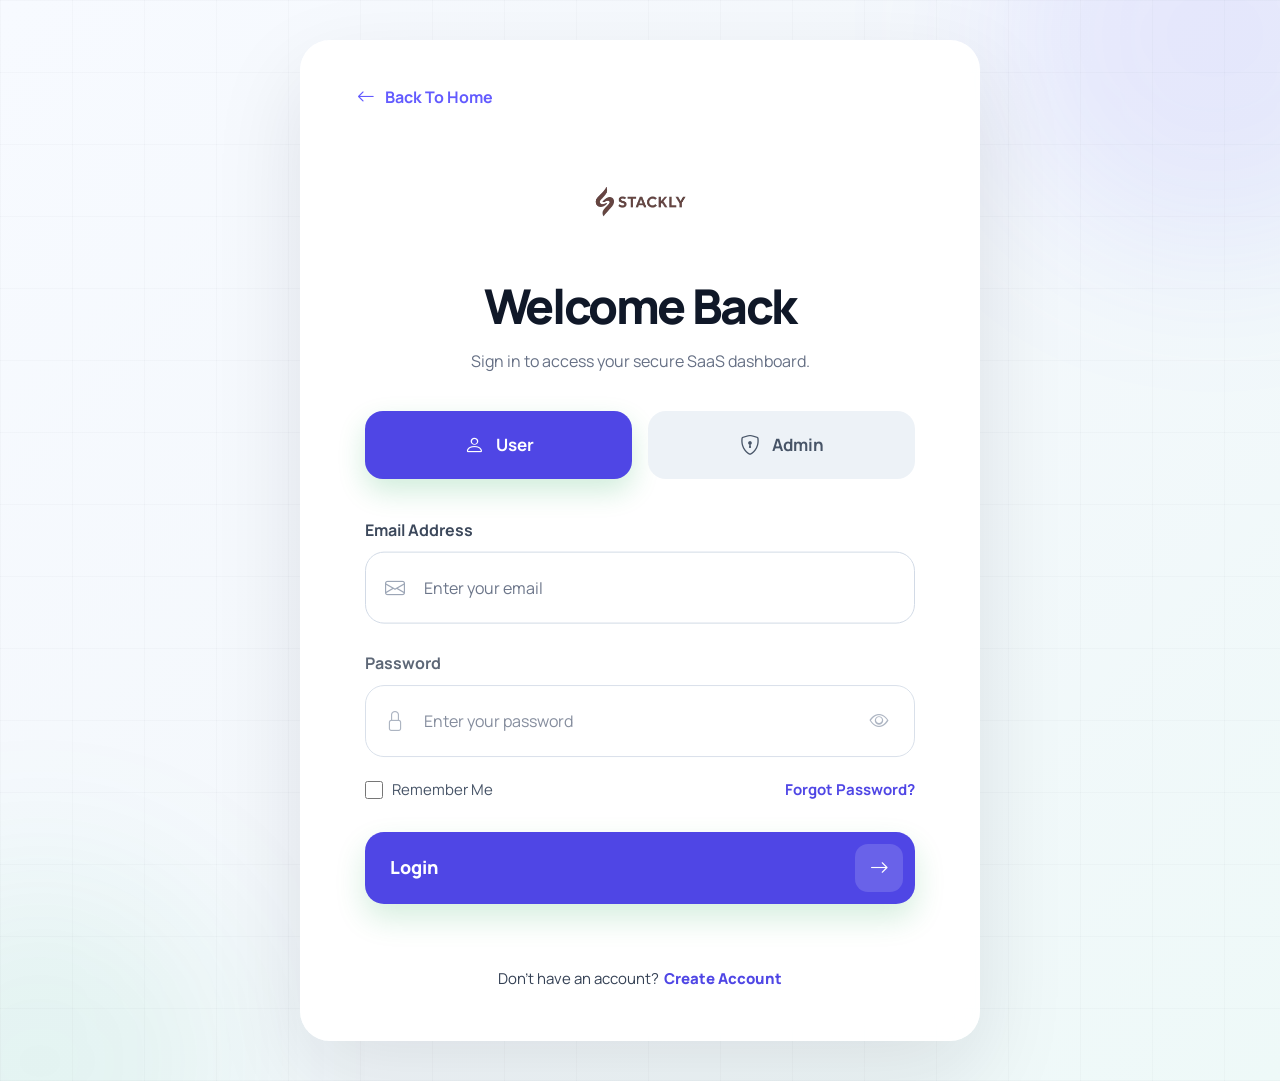
<file: login.html>
<!DOCTYPE html>
<html lang="en">

<head>

    <meta charset="UTF-8">

    <meta
        name="viewport"
        content="width=device-width, initial-scale=1.0"
    >

    <title>Login | Stackly SaaS</title>


    <!-- Bootstrap -->

    <link
        href="https://cdn.jsdelivr.net/npm/bootstrap@5.3.3/dist/css/bootstrap.min.css"
        rel="stylesheet"
    >


    <!-- Bootstrap Icons -->

    <link
        rel="stylesheet"
        href="https://cdn.jsdelivr.net/npm/bootstrap-icons@1.11.3/font/bootstrap-icons.min.css"
    >


    <!-- Font Awesome -->

    <link
        rel="stylesheet"
        href="https://cdnjs.cloudflare.com/ajax/libs/font-awesome/6.7.2/css/all.min.css"
    >


    <!-- Google Font -->

    <link
        rel="preconnect"
        href="https://fonts.googleapis.com"
    >

    <link
        rel="preconnect"
        href="https://fonts.gstatic.com"
        crossorigin
    >

    <link
        href="https://fonts.googleapis.com/css2?family=Manrope:wght@400;500;600;700;800&display=swap"
        rel="stylesheet"
    >


    

    <link
        rel="stylesheet"
        href="login.css"
    >

</head>


<body>


    <main class="login-page">


      

        <div class="login-bg-grid"></div>

        <div class="login-bg-glow login-glow-one"></div>

        <div class="login-bg-glow login-glow-two"></div>


        <section class="login-card">


            <!-- Back Home -->

            <a
                href="index.html"
                class="back-home"
            >

                <i class="bi bi-arrow-left"></i>

                <span>
                    Back To Home
                </span>

            </a>




            <div class="login-content">



                <a
                    href="index.html"
                    class="login-logo"
                >

                    <img
                        src="Assets/BrownLogo.webp"
                        alt="Stackly"
                    >

                    

                </a>



                <div class="login-heading">

                    <h1>
                        Welcome Back
                    </h1>

                    <p>
                        Sign in to access your secure SaaS dashboard.
                    </p>

                </div>



                <div class="role-selector">


                    <button
                        type="button"
                        class="role-button active"
                        data-role="user"
                    >

                        <i class="bi bi-person"></i>

                        <span>
                            User
                        </span>

                    </button>


                    <button
                        type="button"
                        class="role-button"
                        data-role="admin"
                    >

                        <i class="bi bi-shield-lock"></i>

                        <span>
                            Admin
                        </span>

                    </button>

                </div>


                <form
                    id="loginForm"
                    class="login-form"
                    novalidate
                >



                    <div class="login-field">

                        <label for="loginEmail">
                            Email Address
                        </label>


                        <div class="input-wrapper">

                            <i class="bi bi-envelope"></i>

                            <input
                                type="email"
                                id="loginEmail"
                                name="email"
                                placeholder="Enter your email"
                                autocomplete="email"
                                required
                            >

                        </div>

                    </div>



                    <div class="login-field">

                        <label for="loginPassword">
                            Password
                        </label>


                        <div class="input-wrapper">

                            <i class="bi bi-lock"></i>

                            <input
                                type="password"
                                id="loginPassword"
                                name="password"
                                placeholder="Enter your password"
                                autocomplete="current-password"
                                required
                                minlength="6"
                            >


                            <button
                                type="button"
                                class="password-toggle"
                                id="passwordToggle"
                                aria-label="Show password"
                            >

                                <i class="bi bi-eye"></i>

                            </button>

                        </div>

                    </div>


                    <div class="login-options">

                        <label class="remember-box">

                            <input
                                type="checkbox"
                                id="rememberMe"
                            >

                            <span>
                                Remember Me
                            </span>

                        </label>


                        <a
                            href="error.html"
                            class="forgot-password"
                        >
                            Forgot Password?
                        </a>

                    </div>




                    <button
                        type="submit"
                        class="login-submit"
                    >

                        <span>
                            Login
                        </span>

                        <i class="bi bi-arrow-right"></i>

                    </button>



                    <p
                        id="loginMessage"
                        class="login-message"
                        aria-live="polite"
                    ></p>


                    <div class="register-text">

                        <span>
                            Don't have an account?
                        </span>

                        <a href="register.html">
                            Create Account
                        </a>

                    </div>


                </form>

            </div>

        </section>

    </main>


   

    <script
        src="https://cdn.jsdelivr.net/npm/gsap@3.13.0/dist/gsap.min.js"
    ></script>


   

    <script
        src="login.js"
    ></script>

</body>

</html>
</file>
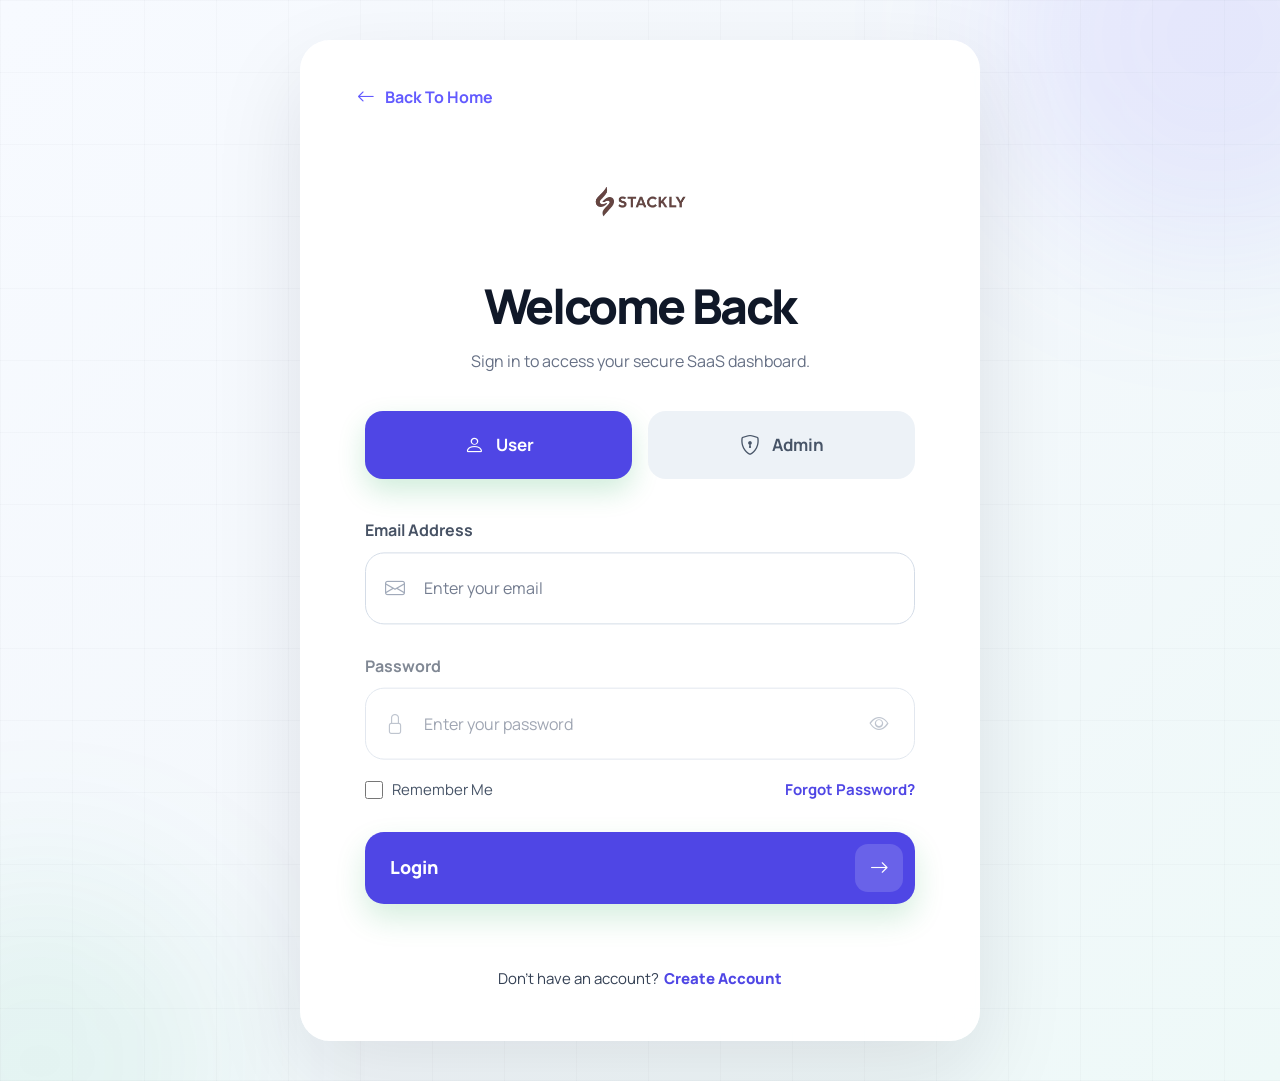
<file: myaccount.html>
<!DOCTYPE html>
<html lang="en">

<head>

    <meta charset="UTF-8">

    <meta
        name="viewport"
        content="width=device-width, initial-scale=1.0"
    >

    <title>My Account | Stackly SaaS</title>


    <!-- Bootstrap -->

    <link
        href="https://cdn.jsdelivr.net/npm/bootstrap@5.3.3/dist/css/bootstrap.min.css"
        rel="stylesheet"
    >


    <!-- Bootstrap Icons -->

    <link
        rel="stylesheet"
        href="https://cdn.jsdelivr.net/npm/bootstrap-icons@1.11.3/font/bootstrap-icons.min.css"
    >


    <!-- Font -->

    <link
        rel="preconnect"
        href="https://fonts.googleapis.com"
    >

    <link
        rel="preconnect"
        href="https://fonts.gstatic.com"
        crossorigin
    >

    <link
        href="https://fonts.googleapis.com/css2?family=Plus+Jakarta+Sans:wght@400;500;600;700;800&display=swap"
        rel="stylesheet"
    >


    <link
        rel="stylesheet"
        href="myaccount.css"
    >

</head>


<body>


    <div
        class="dashboard-overlay"
        id="dashboardOverlay"
    ></div>




    <aside
        class="dashboard-sidebar"
        id="dashboardSidebar"
    >



        <div class="sidebar-header">

            <a
                href="myaccount.html"
                class="dashboard-brand"
            >

                <img
                    src="Assets/BrownLogo.webp"
                    alt="Stackly"
                >

            </a>


            <button
                type="button"
                class="sidebar-close"
                id="sidebarClose"
                aria-label="Close sidebar"
            >

                <i class="bi bi-x-lg"></i>

            </button>

        </div>



        <div class="sidebar-user">

            <div class="sidebar-user-avatar">

                <i class="bi bi-person-fill"></i>

            </div>


            <div class="sidebar-user-info">

                <strong id="sidebarUserEmail">
                    User
                </strong>

                <span>
                    SaaS User
                </span>

            </div>

        </div>




        <div class="sidebar-section-label">

            WORKSPACE

        </div>


        <nav class="sidebar-navigation">

            <a
                href="userdashboard.html"
                class="sidebar-link"
            >

                <i class="bi bi-grid-1x2-fill"></i>

                <span>
                    Dashboard
                </span>

            </a>


            <a
                href="project.html"
                class="sidebar-link"
            >

                <i class="bi bi-kanban"></i>

                <span>
                    Projects
                </span>

            </a>


            <a
                href="analytics.html"
                class="sidebar-link"
            >

                <i class="bi bi-bar-chart"></i>

                <span>
                    Analytics
                </span>

            </a>

        </nav>



        <div class="sidebar-section-label account-label">

            ACCOUNT

        </div>


        <nav class="sidebar-navigation">

            <a
                href="myaccount.html"
                class="sidebar-link active"
            >

                <i class="bi bi-person"></i>

                <span>
                    My Account
                </span>

            </a>

        </nav>




        <div class="sidebar-footer">

            <button
                type="button"
                class="sidebar-logout"
                id="logoutButton"
            >

                <i class="bi bi-box-arrow-right"></i>

                <span>
                    Logout
                </span>

            </button>

        </div>

    </aside>



  

    <main class="dashboard-main">


   

        <header class="dashboard-topbar">

  
    <div class="dashboard-topbar-left">

   
        <a
            href="index.html"
            class="mobile-dashboard-brand"
            aria-label="Stackly Home"
        >

            <img
                src="Assets/BrownLogo.webp"
                alt="Stackly"
            >

        </a>


        <!-- Desktop Page Title -->
        <div class="dashboard-page-title">

            <span>
                ACCOUNT
            </span>

            <h1>
                My Account
            </h1>

        </div>

    </div>



    <!-- RIGHT -->
    <div class="dashboard-topbar-right">


        <!-- Search - desktop/tablet -->
        <button
            type="button"
            class="topbar-icon-btn"
            aria-label="Search"
        >

            <i class="bi bi-search"></i>

        </button>


        <!-- Notification - desktop/tablet -->
        <button
            type="button"
            class="topbar-icon-btn notification-button"
            aria-label="Notifications"
        >

            <i class="bi bi-bell"></i>

            <span class="notification-dot"></span>

        </button>


        <!-- Desktop User -->
        <div class="topbar-user">

            <div class="topbar-avatar">

                <i class="bi bi-person-fill"></i>

            </div>


            <div>

                <strong id="topbarUserName">
                    User
                </strong>

                <span>
                    user
                </span>

            </div>

        </div>


        <!-- Mobile Hamburger -->
        <button
            type="button"
            class="mobile-menu-btn"
            id="mobileMenuButton"
            aria-label="Open sidebar"
            aria-expanded="false"
        >

            <i class="bi bi-list"></i>

        </button>

    </div>

</header>


       

        <div class="account-content">


        

            <section class="account-hero">


                <!-- Avatar -->

                <div class="account-avatar-large">

                    <i class="bi bi-person-fill"></i>

                </div>


                <!-- Information -->

                <div class="account-hero-info">

                    <span>
                        MY ACCOUNT
                    </span>


                    <h2 id="accountHeroName">
                        User
                    </h2>


                    <p id="accountHeroEmail">
                        user@example.com
                    </p>


                    <div class="account-status">

                        <i class="bi bi-check-circle-fill"></i>

                        Active Account

                    </div>

                </div>


                <!-- Edit -->

                <a
                    href="error.html"
                    class="edit-profile-btn"
                >

                    <i class="bi bi-pencil"></i>

                    Edit Profile

                </a>

            </section>



            <!-- =================================================
                 ACCOUNT GRID
            ================================================== -->

            <section class="account-grid">


                <!-- =================================================
                     PERSONAL INFORMATION
                ================================================== -->

                <article class="account-panel">

                    <div class="account-panel-header">

                        <div>

                            <span>
                                PROFILE
                            </span>

                            <h3>
                                Personal Information
                            </h3>

                        </div>

                    </div>


                    <div class="account-form-grid">


                        <div class="account-field">

                            <label>
                                FULL NAME
                            </label>

                            <div
                                class="account-value"
                                id="accountFullName"
                            >
                                User
                            </div>

                        </div>


                        <div class="account-field">

                            <label>
                                EMAIL ADDRESS
                            </label>

                            <div
                                class="account-value"
                                id="accountEmail"
                            >
                                user@example.com
                            </div>

                        </div>


                        <div class="account-field">

                            <label>
                                ROLE
                            </label>

                            <div
                                class="account-value"
                                id="accountRole"
                            >
                                SaaS User
                            </div>

                        </div>


                        <div class="account-field">

                            <label>
                                ACCOUNT STATUS
                            </label>

                            <div class="account-value active-value">

                                <i class="bi bi-circle-fill"></i>

                                Active

                            </div>

                        </div>

                    </div>

                </article>



                <!-- =================================================
                     SECURITY
                ================================================== -->

                <article class="account-panel">

                    <div class="account-panel-header">

                        <div>

                            <span>
                                SECURITY
                            </span>

                            <h3>
                                Account Security
                            </h3>

                        </div>

                    </div>


                    <div class="security-list">


                        <!-- Password -->

                        <div class="security-item">

                            <div class="security-icon">

                                <i class="bi bi-shield-lock"></i>

                            </div>


                            <div class="security-item-content">

                                <strong>
                                    Password
                                </strong>

                                <span>
                                    Your password is protected
                                </span>

                            </div>


                            <a href="error.html">

                                Change

                                <i class="bi bi-arrow-up-right"></i>

                            </a>

                        </div>



                        <!-- Two Factor -->

                        <div class="security-item">

                            <div class="security-icon">

                                <i class="bi bi-phone"></i>

                            </div>


                            <div class="security-item-content">

                                <strong>
                                    Two-factor authentication
                                </strong>

                                <span>
                                    Add another layer of security
                                </span>

                            </div>


                            <a href="error.html">

                                Configure

                                <i class="bi bi-arrow-up-right"></i>

                            </a>

                        </div>



                        <!-- Activity -->

                        <div class="security-item">

                            <div class="security-icon">

                                <i class="bi bi-clock-history"></i>

                            </div>


                            <div class="security-item-content">

                                <strong>
                                    Login activity
                                </strong>

                                <span>
                                    Review recent account activity
                                </span>

                            </div>


                            <a href="error.html">

                                View

                                <i class="bi bi-arrow-up-right"></i>

                            </a>

                        </div>

                    </div>

                </article>



                <!-- =================================================
                     RECENT ACTIVITY
                ================================================== -->

                <article class="account-panel">


                    <div class="account-panel-header">

                        <div>

                            <span>
                                ACTIVITY
                            </span>

                            <h3>
                                Recent Activity
                            </h3>

                        </div>


                        <a
                            href="error.html"
                            class="panel-view-link"
                        >

                            View all

                            <i class="bi bi-arrow-right"></i>

                        </a>

                    </div>



                    <div class="account-activity-list">


                        <div class="activity-item">

                            <div class="activity-dot blue"></div>


                            <div class="activity-main">

                                <strong>
                                    Project updated
                                </strong>

                                <span>
                                    SaaS Platform Redesign
                                </span>

                            </div>


                            <small>
                                2h ago
                            </small>

                        </div>



                        <div class="activity-item">

                            <div class="activity-dot purple"></div>


                            <div class="activity-main">

                                <strong>
                                    Analytics viewed
                                </strong>

                                <span>
                                    Productivity Overview
                                </span>

                            </div>


                            <small>
                                Yesterday
                            </small>

                        </div>



                        <div class="activity-item">

                            <div class="activity-dot green"></div>


                            <div class="activity-main">

                                <strong>
                                    Task completed
                                </strong>

                                <span>
                                    Dashboard optimization
                                </span>

                            </div>


                            <small>
                                2 days ago
                            </small>

                        </div>



                        <div class="activity-item">

                            <div class="activity-dot orange"></div>


                            <div class="activity-main">

                                <strong>
                                    Account accessed
                                </strong>

                                <span>
                                    Secure login detected
                                </span>

                            </div>


                            <small>
                                4 days ago
                            </small>

                        </div>

                    </div>

                </article>



                <!-- =================================================
                     QUICK ACTIONS
                ================================================== -->

                <article class="account-panel">

                    <div class="account-panel-header">

                        <div>

                            <span>
                                QUICK ACTIONS
                            </span>

                            <h3>
                                Manage Account
                            </h3>

                        </div>

                    </div>



                    <div class="quick-actions">


                        <a href="error.html">

                            <span class="quick-action-icon">

                                <i class="bi bi-pencil-square"></i>

                            </span>

                            <span class="quick-action-text">
                                Edit Profile
                            </span>

                            <i
                                class="bi bi-arrow-up-right quick-action-arrow"
                            ></i>

                        </a>



                        <a href="error.html">

                            <span class="quick-action-icon">

                                <i class="bi bi-lock"></i>

                            </span>

                            <span class="quick-action-text">
                                Change Password
                            </span>

                            <i
                                class="bi bi-arrow-up-right quick-action-arrow"
                            ></i>

                        </a>



                        <a href="error.html">

                            <span class="quick-action-icon">

                                <i class="bi bi-bell"></i>

                            </span>

                            <span class="quick-action-text">
                                Notification Settings
                            </span>

                            <i
                                class="bi bi-arrow-up-right quick-action-arrow"
                            ></i>

                        </a>



                        <button
                            type="button"
                            id="accountLogout"
                        >

                            <span class="quick-action-icon">

                                <i class="bi bi-box-arrow-right"></i>

                            </span>

                            <span class="quick-action-text">
                                Logout
                            </span>

                            <i
                                class="bi bi-arrow-up-right quick-action-arrow"
                            ></i>

                        </button>

                    </div>

                </article>

            </section>

        </div>

    </main>



    <!-- GSAP -->

    <script
        src="https://cdn.jsdelivr.net/npm/gsap@3.13.0/dist/gsap.min.js"
    ></script>


 

    <script
        src="myaccount.js"
    ></script>

</body>

</html>
</file>
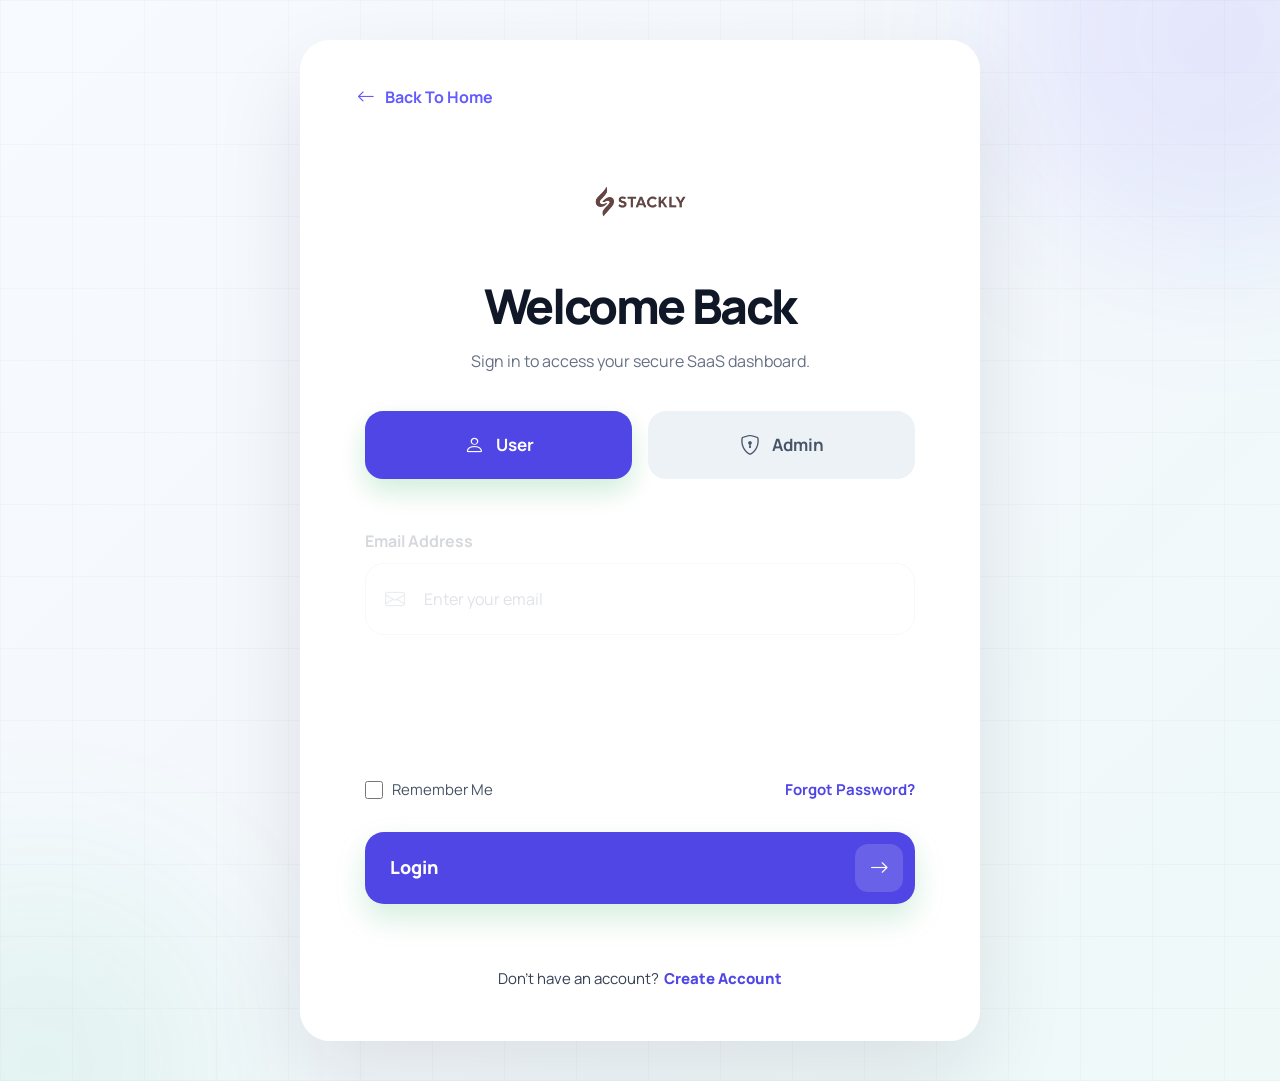
<file: project.html>
<!DOCTYPE html>
<html lang="en">

<head>

    <meta charset="UTF-8">

    <meta
        name="viewport"
        content="width=device-width, initial-scale=1.0"
    >

    <title>Projects | Stackly SaaS</title>

    <link
        href="https://cdn.jsdelivr.net/npm/bootstrap@5.3.3/dist/css/bootstrap.min.css"
        rel="stylesheet"
    >

    <link
        rel="stylesheet"
        href="https://cdn.jsdelivr.net/npm/bootstrap-icons@1.11.3/font/bootstrap-icons.min.css"
    >

    <link
        href="https://fonts.googleapis.com/css2?family=Plus+Jakarta+Sans:wght@400;500;600;700;800&display=swap"
        rel="stylesheet"
    >

    <link
        rel="stylesheet"
        href="project.css"
    >

</head>


<body>

    <div
        class="dashboard-overlay"
        id="dashboardOverlay"
    ></div>


    <aside
        class="dashboard-sidebar"
        id="dashboardSidebar"
    >

        <div class="sidebar-header">

            <a
                href="project.html"
                class="dashboard-brand"
            >

                <img
                    src="Assets/BrownLogo.webp"
                    alt="Stackly"
                >

            </a>

            <button
                class="sidebar-close"
                id="sidebarClose"
                aria-label="Close menu"
            >

                <i class="bi bi-x-lg"></i>

            </button>

        </div>


        <div class="sidebar-user">

            <div class="sidebar-user-avatar">

                <i class="bi bi-person-fill"></i>

            </div>

            <div class="sidebar-user-info">

                <strong id="sidebarUserEmail">
                    User
                </strong>

                <span>
                    SaaS User
                </span>

            </div>

        </div>


        <div class="sidebar-section-label">
            WORKSPACE
        </div>


        <nav class="sidebar-navigation">

            <a
                href="userdashboard.html"
                class="sidebar-link"
            >

                <i class="bi bi-grid-1x2-fill"></i>

                Dashboard

            </a>


            <a
                href="projects.html"
                class="sidebar-link active"
            >

                <i class="bi bi-kanban"></i>

                Projects

            </a>


            <a
                href="analytics.html"
                class="sidebar-link"
            >

                <i class="bi bi-bar-chart"></i>

                Analytics

            </a>



        </nav>


        <div class="sidebar-section-label">
            ACCOUNT
        </div>


        <nav class="sidebar-navigation">

            <a
                href="myaccount.html"
                class="sidebar-link"
            >

                <i class="bi bi-person"></i>

                My Profile

            </a>

        </nav>


        <div class="sidebar-footer">


            <button
                type="button"
                class="sidebar-logout"
                id="logoutButton"
            >

                <i class="bi bi-box-arrow-right"></i>

                Logout

            </button>

        </div>

    </aside>



    <main class="dashboard-main">


        <header class="dashboard-topbar">

  
    <div class="dashboard-topbar-left">

        
        <a
            href="index.html"
            class="mobile-dashboard-brand"
            aria-label="Stackly Home"
        >

            <img
                src="Assets/BrownLogo.webp"
                alt="Stackly"
            >

        </a>


     
        <div class="dashboard-page-title">

            <span>
                ACCOUNT
            </span>

            <h1>
                My Account
            </h1>

        </div>

    </div>

    <div class="dashboard-topbar-right">


        <button
            type="button"
            class="topbar-icon-btn"
            aria-label="Search"
        >

            <i class="bi bi-search"></i>

        </button>


    
        <button
            type="button"
            class="topbar-icon-btn notification-button"
            aria-label="Notifications"
        >

            <i class="bi bi-bell"></i>

            <span class="notification-dot"></span>

        </button>


     
        <div class="topbar-user">

            <div class="topbar-avatar">

                <i class="bi bi-person-fill"></i>

            </div>


            <div>

                <strong id="topbarUserName">
                    User
                </strong>

                <span>
                    user
                </span>

            </div>

        </div>


        <button
            type="button"
            class="mobile-menu-btn"
            id="mobileMenuButton"
            aria-label="Open sidebar"
            aria-expanded="false"
        >

            <i class="bi bi-list"></i>

        </button>

    </div>

</header>





        <div class="projects-content">


            

            <section class="projects-heading">

                <div>

                    <span class="section-eyebrow">
                        PROJECT MANAGEMENT
                    </span>

                    <h2>
                        Your projects
                    </h2>

                    <p>
                        Manage active work, monitor progress
                        and keep your team aligned.
                    </p>

                </div>


                <a
                    href="error.html"
                    class="new-project-btn"
                >

                    <i class="bi bi-plus-lg"></i>

                    New Project

                </a>

            </section>


            <section class="project-stats">

                <div class="project-stat">

                    <div class="project-stat-icon purple">
                        <i class="bi bi-kanban"></i>
                    </div>

                    <span>
                        Total Projects
                    </span>

                    <strong>
                        24
                    </strong>

                    <small>
                        Across workspace
                    </small>

                </div>


                <div class="project-stat">

                    <div class="project-stat-icon green">
                        <i class="bi bi-activity"></i>
                    </div>

                    <span>
                        Active
                    </span>

                    <strong>
                        08
                    </strong>

                    <small>
                        Currently running
                    </small>

                </div>


                <div class="project-stat">

                    <div class="project-stat-icon blue">
                        <i class="bi bi-check-circle"></i>
                    </div>

                    <span>
                        Completed
                    </span>

                    <strong>
                        12
                    </strong>

                    <small>
                        Successfully delivered
                    </small>

                </div>


                <div class="project-stat">

                    <div class="project-stat-icon orange">
                        <i class="bi bi-clock"></i>
                    </div>

                    <span>
                        Due Soon
                    </span>

                    <strong>
                        04
                    </strong>

                    <small>
                        Within 7 days
                    </small>

                </div>

            </section>
            <br>


            <section class="project-toolbar">

                <div class="project-search">

                    <i class="bi bi-search"></i>

                    <input
                        type="search"
                        id="projectSearch"
                        placeholder="Search projects..."
                    >

                </div>


                <div class="project-filters">

                    <select id="projectStatusFilter">

                        <option value="all">
                            All Status
                        </option>

                        <option value="progress">
                            In Progress
                        </option>

                        <option value="completed">
                            Completed
                        </option>

                        <option value="review">
                            Review
                        </option>

                    </select>


                    <select id="projectSort">

                        <option value="recent">
                            Recently Updated
                        </option>

                        <option value="name">
                            Project Name
                        </option>

                        <option value="progress">
                            Progress
                        </option>

                    </select>

                </div>

            </section>




            <section class="projects-grid">


            

                <article
                    class="project-card"
                    data-name="SaaS Platform Redesign"
                    data-status="progress"
                    data-progress="78"
                >

                    <div class="project-card-top">

                        <div class="project-main-icon purple">

                            <i class="bi bi-window-stack"></i>

                        </div>


                        <span class="project-status progress">
                            In Progress
                        </span>

                    </div>


                    <h3>
                        SaaS Platform Redesign
                    </h3>


                    <p>
                        Improving the workspace experience
                        and introducing a cleaner dashboard system.
                    </p>


                    <div class="project-team">

                        <div class="team-avatar">
                            AK
                        </div>

                        <div class="team-avatar">
                            SM
                        </div>

                        <div class="team-avatar">
                            RV
                        </div>

                        <span>
                            +5 team members
                        </span>

                    </div>


                    <div class="project-progress">

                        <div>

                            <span>
                                Progress
                            </span>

                            <strong>
                                78%
                            </strong>

                        </div>


                        <div class="progress-track">

                            <span
                                style="width:78%"
                            ></span>

                        </div>

                    </div>


                    <div class="project-card-footer">

                        <span>
                            Updated 2 hours ago
                        </span>

                        <a
                            href="error.html"
                            class="project-arrow"
                        >

                            <i class="bi bi-arrow-up-right"></i>

                        </a>

                    </div>

                </article>



                <article
                    class="project-card"
                    data-name="Analytics Dashboard"
                    data-status="progress"
                    data-progress="56"
                >

                    <div class="project-card-top">

                        <div class="project-main-icon blue">

                            <i class="bi bi-bar-chart"></i>

                        </div>


                        <span class="project-status progress">
                            In Progress
                        </span>

                    </div>


                    <h3>
                        Analytics Dashboard
                    </h3>


                    <p>
                        Centralizing business performance metrics
                        and real-time workspace insights.
                    </p>


                    <div class="project-team">

                        <div class="team-avatar">
                            AR
                        </div>

                        <div class="team-avatar">
                            JP
                        </div>

                        <div class="team-avatar">
                            MK
                        </div>

                        <span>
                            +3 team members
                        </span>

                    </div>


                    <div class="project-progress">

                        <div>

                            <span>
                                Progress
                            </span>

                            <strong>
                                56%
                            </strong>

                        </div>


                        <div class="progress-track blue-track">

                            <span
                                style="width:56%"
                            ></span>

                        </div>

                    </div>


                    <div class="project-card-footer">

                        <span>
                            Updated yesterday
                        </span>

                        <a
                            href="error.html"
                            class="project-arrow"
                        >

                            <i class="bi bi-arrow-up-right"></i>

                        </a>

                    </div>

                </article>



                <article
                    class="project-card"
                    data-name="Team Collaboration"
                    data-status="completed"
                    data-progress="100"
                >

                    <div class="project-card-top">

                        <div class="project-main-icon green">

                            <i class="bi bi-people"></i>

                        </div>


                        <span class="project-status completed">
                            Completed
                        </span>

                    </div>


                    <h3>
                        Team Collaboration
                    </h3>


                    <p>
                        Unified communication and team
                        coordination workflows.
                    </p>


                    <div class="project-team">

                        <div class="team-avatar">
                            DK
                        </div>

                        <div class="team-avatar">
                            NS
                        </div>

                        <div class="team-avatar">
                            PJ
                        </div>

                        <span>
                            +7 team members
                        </span>

                    </div>


                    <div class="project-progress">

                        <div>

                            <span>
                                Progress
                            </span>

                            <strong>
                                100%
                            </strong>

                        </div>


                        <div class="progress-track green-track">

                            <span
                                style="width:100%"
                            ></span>

                        </div>

                    </div>


                    <div class="project-card-footer">

                        <span>
                            Completed 2 days ago
                        </span>

                        <a
                            href="error.html"
                            class="project-arrow"
                        >

                            <i class="bi bi-arrow-up-right"></i>

                        </a>

                    </div>

                </article>


                <article
                    class="project-card"
                    data-name="Security Review"
                    data-status="review"
                    data-progress="32"
                >

                    <div class="project-card-top">

                        <div class="project-main-icon orange">

                            <i class="bi bi-shield-check"></i>

                        </div>


                        <span class="project-status review">
                            Review
                        </span>

                    </div>


                    <h3>
                        Security Review
                    </h3>


                    <p>
                        Reviewing workspace security controls,
                        access policies and compliance requirements.
                    </p>


                    <div class="project-team">

                        <div class="team-avatar">
                            VS
                        </div>

                        <div class="team-avatar">
                            RK
                        </div>

                        <span>
                            +2 team members
                        </span>

                    </div>


                    <div class="project-progress">

                        <div>

                            <span>
                                Progress
                            </span>

                            <strong>
                                32%
                            </strong>

                        </div>


                        <div class="progress-track orange-track">

                            <span
                                style="width:32%"
                            ></span>

                        </div>

                    </div>


                    <div class="project-card-footer">

                        <span>
                            Updated 4 days ago
                        </span>

                        <a
                            href="error.html"
                            class="project-arrow"
                        >

                            <i class="bi bi-arrow-up-right"></i>

                        </a>

                    </div>

                </article>


            </section>


            <div
                id="noProjects"
                class="no-projects"
            >

                <i class="bi bi-folder2-open"></i>

                <h3>
                    No projects found
                </h3>

                <p>
                    Try changing your search or filter.
                </p>

            </div>


        </div>

    </main>


    <script
        src="https://cdn.jsdelivr.net/npm/gsap@3.13.0/dist/gsap.min.js"
    ></script>

    <script
        src="project.js"
    ></script>

</body>

</html>
</file>
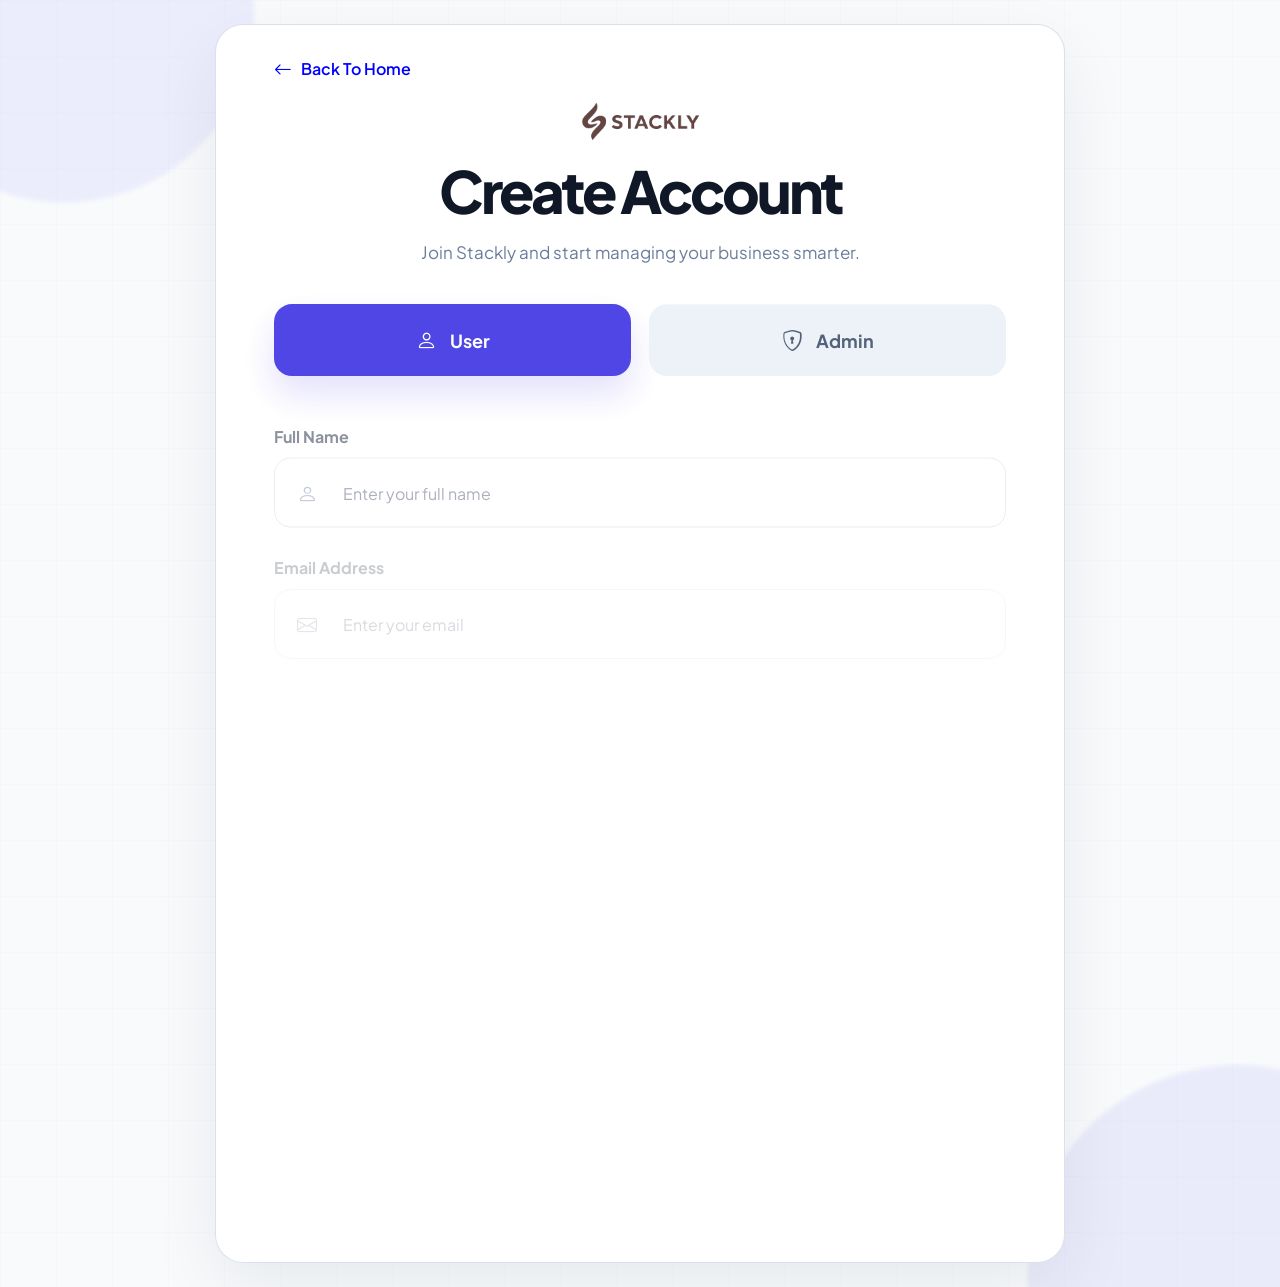
<file: register.html>
<!DOCTYPE html>
<html lang="en">

<head>

    <meta charset="UTF-8">

    <meta
        name="viewport"
        content="width=device-width, initial-scale=1.0"
    >

    <meta
        name="description"
        content="Create your Stackly SaaS account"
    >

    <title>Create Account | Stackly</title>


    <link
        href="https://cdn.jsdelivr.net/npm/bootstrap@5.3.3/dist/css/bootstrap.min.css"
        rel="stylesheet"
    >


    <link
        rel="stylesheet"
        href="https://cdn.jsdelivr.net/npm/bootstrap-icons@1.11.3/font/bootstrap-icons.min.css"
    >



    <link
        rel="preconnect"
        href="https://fonts.googleapis.com"
    >

    <link
        rel="preconnect"
        href="https://fonts.gstatic.com"
        crossorigin
    >

    <link
        href="https://fonts.googleapis.com/css2?family=Plus+Jakarta+Sans:wght@400;500;600;700;800&display=swap"
        rel="stylesheet"
    >


    

    <link
        rel="stylesheet"
        href="register.css"
    >

</head>


<body>



    <main class="signup-page">


       

        <div class="signup-orb signup-orb-one"></div>

        <div class="signup-orb signup-orb-two"></div>

        <div class="signup-grid"></div>



     

        <section class="signup-card">


        

            <a
                href="index.html"
                class="back-home"
            >

                <i class="bi bi-arrow-left"></i>

                <span>
                    Back To Home
                </span>

            </a>




            <a
                href="index.html"
                class="signup-logo"
            >

                <img
                    src="Assets/BrownLogo.webp"
                    alt="Stackly"
                >

            </a>



            <!-- Heading -->

            <div class="signup-heading">

                <h1>
                    Create Account
                </h1>

                <p>
                    Join Stackly and start managing
                    your business smarter.
                </p>

            </div>



            <!-- =================================================
                 ROLE SWITCH
            ================================================== -->

            <div class="role-switch">


                <button
                    type="button"
                    class="role-option active"
                    data-role="user"
                >

                    <i class="bi bi-person"></i>

                    <span>
                        User
                    </span>

                </button>


                <button
                    type="button"
                    class="role-option"
                    data-role="admin"
                >

                    <i class="bi bi-shield-lock"></i>

                    <span>
                        Admin
                    </span>

                </button>

            </div>



            <!-- =================================================
                 FORM
            ================================================== -->

            <form
                class="signup-form"
                id="signupForm"
                novalidate
            >


                <!-- Full Name -->

                <div class="form-group full-width">

                    <label for="fullName">
                        Full Name
                    </label>


                    <div class="input-wrapper">

                        <i class="bi bi-person"></i>

                        <input
                            type="text"
                            id="fullName"
                            name="fullName"
                            placeholder="Enter your full name"
                            autocomplete="name"
                        >

                    </div>

                </div>



                <!-- Email -->

                <div class="form-group full-width">

                    <label for="email">
                        Email Address
                    </label>


                    <div class="input-wrapper">

                        <i class="bi bi-envelope"></i>

                        <input
                            type="email"
                            id="email"
                            name="email"
                            placeholder="Enter your email"
                            autocomplete="email"
                        >

                    </div>

                </div>



                <!-- Phone -->

                <div class="form-row">


                    <div class="form-group">

                        <label for="phone">
                            Phone Number
                        </label>


                        <div class="input-wrapper">

                            <i class="bi bi-telephone"></i>

                            <input
                                type="tel"
                                id="phone"
                                name="phone"
                                placeholder="Phone Number"
                                autocomplete="tel"
                            >

                        </div>

                    </div>



                    <!-- Company -->

                    <div class="form-group">

                        <label for="company">
                            Company
                        </label>


                        <div class="input-wrapper">

                            <i class="bi bi-building"></i>

                            <input
                                type="text"
                                id="company"
                                name="company"
                                placeholder="Company Name"
                                autocomplete="organization"
                            >

                        </div>

                    </div>

                </div>



                <!-- Password -->

                <div class="form-group full-width">

                    <label for="password">
                        Password
                    </label>


                    <div class="input-wrapper">

                        <i class="bi bi-lock"></i>

                        <input
                            type="password"
                            id="password"
                            name="password"
                            placeholder="Create Password"
                            autocomplete="new-password"
                        >


                        <button
                            type="button"
                            class="password-toggle"
                            data-target="password"
                            aria-label="Show password"
                        >

                            <i class="bi bi-eye"></i>

                        </button>

                    </div>

                </div>



                <!-- Confirm Password -->

                <div class="form-group full-width">

                    <label for="confirmPassword">
                        Confirm Password
                    </label>


                    <div class="input-wrapper">

                        <i class="bi bi-lock"></i>

                        <input
                            type="password"
                            id="confirmPassword"
                            name="confirmPassword"
                            placeholder="Confirm Password"
                            autocomplete="new-password"
                        >


                        <button
                            type="button"
                            class="password-toggle"
                            data-target="confirmPassword"
                            aria-label="Show password"
                        >

                            <i class="bi bi-eye"></i>

                        </button>

                    </div>

                </div>



                <!-- Terms -->

                <div class="terms-row">

                    <label class="checkbox-label">

                        <input
                            type="checkbox"
                            id="terms"
                        >

                        <span class="custom-checkbox"></span>

                        <span class="terms-text">

                            I agree to the

                            <a
                                href="error.html"
                            >
                                Terms & Conditions
                            </a>

                        </span>

                    </label>

                </div>



                <!-- Button -->

                <button
                    type="submit"
                    class="signup-button"
                >

                    <span>
                        Create Account
                    </span>

                    <span class="button-arrow">

                        <i class="bi bi-arrow-right"></i>

                    </span>

                </button>




                <div class="login-link">

                    <span>
                        Already have an account?
                    </span>

                    <a
                        href="login.html"
                    >
                        Login
                    </a>

                </div>


            </form>

        </section>

    </main>




    <script
        src="https://cdn.jsdelivr.net/npm/gsap@3.13.0/dist/gsap.min.js"
    ></script>



    <script
        src="register.js"
    ></script>

</body>

</html>
</file>
<file: login.css>
*,
*::before,
*::after {

    box-sizing: border-box;

}


html,
body {

    width: 100%;

    min-height: 100%;

    margin: 0;

    padding: 0;

}


body {

    font-family:
        "Manrope",
        sans-serif;

    color:
        #101828;

    background:
        #f4f8fc;

    font-size:
        14px;

    -webkit-font-smoothing:
        antialiased;

}


a {

    text-decoration:
        none;

}


button,
input {

    font-family:
        inherit;

}



.login-page {

    position:
        relative;

    min-height:
        100vh;

    display:
        flex;

    align-items:
        center;

    justify-content:
        center;

    padding:
        40px 20px;

    overflow:
        hidden;

    background:
        linear-gradient(
            135deg,
            #f7faff 0%,
            #f4f8fc 50%,
            #eef9f8 100%
        );

}


.login-bg-grid {

    position:
        absolute;

    inset:
        0;

    opacity:
        .65;

    pointer-events:
        none;

    background-image:

        linear-gradient(
            rgba(
                16,
                24,
                40,
                .035
            ) 1px,
            transparent 1px
        ),

        linear-gradient(
            90deg,
            rgba(
                16,
                24,
                40,
                .035
            ) 1px,
            transparent 1px
        );

    background-size:
        72px 72px;

}


.login-bg-glow {

    position:
        absolute;

    border-radius:
        50%;

    pointer-events:
        none;

    filter:
        blur(80px);

}


.login-glow-one {

    width:
        430px;

    height:
        430px;

    top:
        -180px;

    right:
        -150px;

    background:
        rgba(
            99,
            91,
            255,
            .10
        );

}


.login-glow-two {

    width:
        380px;

    height:
        380px;

    bottom:
        -170px;

    left:
        -150px;

    background:
        rgba(
            18,
            183,
            106,
            .07
        );

}



.login-card {

    position:
        relative;

    z-index:
        2;

    width:
        min(
            100%,
            680px
        );

    min-height:
        720px;

    padding:
        42px 56px 50px;

    background:
        rgba(
            255,
            255,
            255,
            .94
        );

    border:
        1px solid
        rgba(
            255,
            255,
            255,
            .90
        );

    border-radius:
        30px;

    box-shadow:
        0 35px 90px
        rgba(
            16,
            24,
            40,
            .10
        );

    backdrop-filter:
        blur(15px);

}


.back-home {

    display:
        inline-flex;

    align-items:
        center;

    gap:
        10px;

    color:
    #635bff;

    font-size:
        16px;

    font-weight:
        700;

    transition:
        color .25s ease,
        transform .25s ease;

}


.back-home i {

    font-size:
        18px;

}


.back-home:hover {

    color:
        #4f46e5;

    transform:
        translateX(
            -3px
        );

}



.login-content {

    width:
        100%;

    max-width:
        550px;

    margin:
        0 auto;

    padding-top:
        42px;

}



.login-logo {

    display:
        flex;

    justify-content:
        center;

    align-items:
        center;

    gap:
        9px;

    margin-bottom:
        30px;

}


.login-logo img {

    width:
       100px;

    height:
        100px;

    object-fit:
        contain;

}


.login-logo span {

    color:
        #4f46e5;

    font-size:
        20px;

    font-weight:
        800;

    letter-spacing:
        -.02em;

}




.login-heading {

    text-align:
        center;

}


.login-heading h1 {

    margin:
        0;

    color:
        #101828;

    font-family:
        "Manrope",
        sans-serif;

    font-size:
        clamp(
            38px,
            5vw,
            48px
        );

    line-height:
        1;

    font-weight:
        800;

    letter-spacing:
        -.05em;

}


.login-heading p {

    margin:
        18px auto 0;

    color:
        #667085;

    font-size:
        16px;

    line-height:
        1.7;

}


.role-selector {

    display:
        grid;

    grid-template-columns:
        repeat(
            2,
            minmax(
                0,
                1fr
            )
        );

    gap:
        16px;

    margin-top:
        36px;

}


.role-button {

    min-height:
        68px;

    display:
        flex;

    align-items:
        center;

    justify-content:
        center;

    gap:
        12px;

    border:
        0;

    border-radius:
        18px;

    background:
        #edf2f7;

    color:
        #475467;

    font-size:
        17px;

    font-weight:
        700;

    cursor:
        pointer;

    transition:
        all .3s ease;

}


.role-button i {

    font-size:
        20px;

}


.role-button:hover {

    background:
        #e2e8f0;

}


.role-button.active {

    background:
       #4f46e5;

    color:
        #ffffff;

    box-shadow:
        0 12px 28px
        rgba(
            22,
            163,
            74,
            .20
        );

}



.login-form {

    margin-top:
        38px;

}


.login-field {

    margin-bottom:
        25px;

}


.login-field label {

    display:
        block;

    margin-bottom:
        10px;

    color:
        #344054;

    font-size:
        16px;

    font-weight:
        700;

}


.input-wrapper {

    position:
        relative;

    width:
        100%;

}


.input-wrapper > i {

    position:
        absolute;

    left:
        20px;

    top:
        50%;

    transform:
        translateY(
            -50%
        );

    color:
        #98a2b3;

    font-size:
        20px;

    pointer-events:
        none;

}


.input-wrapper input {

    width:
        100%;

    height:
        72px;

    padding:
        0 58px;

    border:
        1px solid
        #d0d9e5;

    border-radius:
        19px;

    outline:
        none;

    background:
        #ffffff;

    color:
        #101828;

    font-size:
        16px;

    transition:
        border-color .25s ease,
        box-shadow .25s ease;

}


.input-wrapper input::placeholder {

    color:
        #667085;

}


.input-wrapper input:focus {

    border-color:
        #4f46e5;

    box-shadow:
        0 0 0 4px
        rgba(
            22,
            163,
            74,
            .08
        );

}


.password-toggle {

    position:
        absolute;

    top:
        50%;

    right:
        17px;

    width:
        40px;

    height:
        40px;

    display:
        grid;

    place-items:
        center;

    transform:
        translateY(
            -50%
        );

    border:
        0;

    background:
        transparent;

    color:
        #98a2b3;

    font-size:
        19px;

    cursor:
        pointer;

}



.login-options {

    display:
        flex;

    align-items:
        center;

    justify-content:
        space-between;

    gap:
        20px;

    margin-top:
        5px;

}


.remember-box {

    display:
        inline-flex;

    align-items:
        center;

    gap:
        9px;

    color:
        #475467;

    font-size:
        15px;

    cursor:
        pointer;

}


.remember-box input {

    width:
        18px;

    height:
        18px;

    accent-color:
        #4f46e5;

}


.forgot-password {

    color:
        #4f46e5;

    font-size:
        15px;

    font-weight:
        700;

}


.forgot-password:hover {

    color:
    #4f46e5;

}



.login-submit {

    width:
        100%;

    min-height:
        72px;

    margin-top:
        30px;

    padding:
        0 12px 0 25px;

    display:
        flex;

    align-items:
        center;

    justify-content:
        space-between;

    border:
        0;

    border-radius:
        19px;

    background:
    #4f46e5;

    color:
        #ffffff;

    font-size:
        18px;

    font-weight:
        800;

    cursor:
        pointer;

    box-shadow:
        0 14px 30px
        rgba(
            22,
            163,
            74,
            .18
        );

    transition:
        all .3s ease;

}


.login-submit:hover {

    background:
        #4f46e5;

    transform:
        translateY(
            -2px
        );

}


.login-submit i {

    width:
        48px;

    height:
        48px;

    display:
        grid;

    place-items:
        center;

    background:
        rgba(
            255,
            255,
            255,
            .15
        );

    border-radius:
        13px;

    font-size:
        19px;

}



.login-message {

    min-height:
        22px;

    margin:
        10px 0 0;

    text-align:
        center;

    color:
        #4f46e5;

    font-size:
        14px;

}


.register-text {

    margin-top:
        32px;

    display:
        flex;

    align-items:
        center;

    justify-content:
        center;

    flex-wrap:
        wrap;

    gap:
        5px;

    color:
        #344054;

    font-size:
        15px;

}


.register-text a {

    color:
        #4f46e5;

    font-weight:
        800;

}


.register-text a:hover {

    color:
        #4f46e5;

}



@media (max-width: 767.98px) {

    .login-page {

        padding:
            20px 14px;

        align-items:
            flex-start;

    }


    .login-card {

        width:
            100%;

        min-height:
            auto;

        padding:
            28px 25px 35px;

        border-radius:
            24px;

    }


    .login-content {

        padding-top:
            32px;

    }


    .login-heading h1 {

        font-size:
            37px;

    }


    .login-heading p {

        font-size:
            14px;

    }


    .role-selector {

        gap:
            10px;

    }


    .role-button {

        min-height:
            60px;

        font-size:
            15px;

    }


    .login-field label {

        font-size:
            15px;

    }


    .input-wrapper input {

        height:
            62px;

        font-size:
            15px;

    }


    .login-options {

        align-items:
            flex-start;

    }


    .remember-box,
    .forgot-password {

        font-size:
            14px;

    }


    .login-submit {

        min-height:
            62px;

        font-size:
            16px;

    }

}




@media (max-width: 480px) {

    .login-page {

        padding:
            12px;

    }


    .login-card {

        padding:
            24px 17px 30px;

        border-radius:
            20px;

    }


    .back-home {

        font-size:
            14px;

    }


    .back-home i {

        font-size:
            16px;

    }


    .login-content {

        padding-top:
            27px;

    }


    .login-logo {

        margin-bottom:
            25px;

    }


    .login-logo span {

        font-size:
            18px;

    }


    .login-heading h1 {

        font-size:
            34px;

    }


    .login-heading p {

        font-size:
            14px;

    }


    .role-selector {

        grid-template-columns:
            1fr 1fr;

        margin-top:
            28px;

    }


    .role-button {

        min-height:
            56px;

        border-radius:
            14px;

        font-size:
            14px;

    }


    .role-button i {

        font-size:
            17px;

    }


    .login-form {

        margin-top:
            30px;

    }


    .login-field {

        margin-bottom:
            21px;

    }


    .login-field label {

        font-size:
            14px;

    }


    .input-wrapper input {

        height:
            58px;

        padding:
            0 49px;

        border-radius:
            15px;

        font-size:
            14px;

    }


    .input-wrapper > i {

        left:
            17px;

        font-size:
            17px;

    }


    .password-toggle {

        right:
            10px;

        font-size:
            17px;

    }


    .login-options {

        gap:
            10px;

    }


    .remember-box,
    .forgot-password {

        font-size:
            14px;

    }


    .login-submit {

        min-height:
            58px;

        border-radius:
            15px;

        font-size:
            16px;

    }


    .login-submit i {

        width:
            40px;

        height:
            40px;

        border-radius:
            10px;

    }


    .register-text {

        font-size:
            14px;

        margin-top:
            26px;

    }

}
</file>
<file: myaccount.css>
/* =====================================================
   STACKLY MY ACCOUNT
===================================================== */

:root {

    --primary: #b47e4f;

    --primary-dark: #98683f;

    --primary-soft: #f2e5d8;

    --sidebar-bg: #eee8df;

    --page-bg: #f7f4ef;

    --text: #182230;

    --muted: #8f8378;

    --muted-light: #a3988e;

    --border: #ddd3c8;

    --white: #ffffff;

    --green: #18864b;

    --blue: #3b82f6;

    --purple: #7c5cff;

    --orange: #d18a45;

}


/* =====================================================
   RESET
===================================================== */

*,
*::before,
*::after {

    box-sizing: border-box;

}


html,
body {

    width: 100%;

    min-height: 100%;

    margin: 0;

    padding: 0;

}


body {

    font-family:
        "Plus Jakarta Sans",
        sans-serif;

    font-size: 14px;

    color: var(--text);

    background: var(--page-bg);

    overflow-x: hidden;

}


a {

    text-decoration: none;

}


button,
input {

    font-family: inherit;

}


/* =====================================================
   SIDEBAR
===================================================== */

.dashboard-sidebar {

    position: fixed;

    z-index: 1000;

    inset: 0 auto 0 0;

    width: 325px;

    height: 100vh;

    display: flex;

    flex-direction: column;

    padding: 32px 22px 24px;

    background: var(--sidebar-bg);

    border-right:
        1px solid var(--border);

    transition:
        transform .35s
        cubic-bezier(
            .2,
            .7,
            .2,
            1
        );

}


/* =====================================================
   SIDEBAR HEADER
===================================================== */

.sidebar-header {

    display: flex;

    align-items: center;

    justify-content: space-between;

    padding: 0 7px;

}


.dashboard-brand {

    width: 180px;

    height: 55px;

    display: flex;

    align-items: center;

    overflow: visible;

}


.dashboard-brand img {

    width: 110px;

    height: 110px;

    max-width: none;

    object-fit: contain;

    transform: scale(1.35);

    transform-origin: left center;

}


.sidebar-close {

    display: none;

    width: 40px;

    height: 40px;

    align-items: center;

    justify-content: center;

    border:
        1px solid var(--border);

    border-radius: 50%;

    background: var(--white);

    color: #5d5147;

    cursor: pointer;

}


/* =====================================================
   SIDEBAR USER
===================================================== */

.sidebar-user {

    margin-top: 38px;

    padding: 17px;

    display: flex;

    align-items: center;

    gap: 13px;

    background: var(--white);

    border:
        1px solid var(--border);

    border-radius: 19px;

}


.sidebar-user-avatar {

    width: 54px;

    height: 54px;

    flex: 0 0 54px;

    display: grid;

    place-items: center;

    border-radius: 50%;

    background: #ead8c3;

    color: var(--primary);

    font-size: 21px;

}


.sidebar-user-info {

    min-width: 0;

}


.sidebar-user-info strong {

    display: block;

    max-width: 185px;

    overflow: hidden;

    text-overflow: ellipsis;

    white-space: nowrap;

    color: #2c2520;

    font-size: 13px;

    font-weight: 800;

}


.sidebar-user-info span {

    display: block;

    margin-top: 5px;

    color: var(--muted);

    font-size: 13px;

}


/* =====================================================
   SIDEBAR LABEL
===================================================== */

.sidebar-section-label {

    margin: 32px 11px 13px;

    color: #a49a90;

    font-size: 12px;

    font-weight: 800;

    letter-spacing: 2px;

}


.account-label {

    margin-top: 28px;

}


/* =====================================================
   SIDEBAR NAVIGATION
===================================================== */

.sidebar-navigation {

    display: flex;

    flex-direction: column;

    gap: 5px;

}


.sidebar-link,
.sidebar-logout {

    width: 100%;

    min-height: 55px;

    padding: 0 18px;

    display: flex;

    align-items: center;

    gap: 15px;

    border: 0;

    border-radius: 15px;

    background: transparent;

    color: #8d8074;

    font-size: 14px;

    font-weight: 700;

    text-align: left;

    cursor: pointer;

    transition:
        background .3s ease,
        color .3s ease,
        transform .3s ease;

}


.sidebar-link i,
.sidebar-logout i {

    width: 22px;

    flex: 0 0 22px;

    font-size: 17px;

    text-align: center;

}


.sidebar-link:hover,
.sidebar-logout:hover {

    background:
        rgba(
            180,
            126,
            79,
            .08
        );

    color: var(--primary);

}


.sidebar-link.active {

    background: var(--primary);

    color: var(--white);

    box-shadow:
        0 13px 27px
        rgba(
            180,
            126,
            79,
            .20
        );

}


.sidebar-link.active:hover {

    color: var(--white);

}


.sidebar-footer {

    margin-top: auto;

    padding-top: 20px;

    border-top:
        1px solid var(--border);

}


/* =====================================================
   MOBILE OVERLAY
===================================================== */

.dashboard-overlay {

    position: fixed;

    inset: 0;

    z-index: 900;

    background:
        rgba(
            31,
            25,
            20,
            .48
        );

    opacity: 0;

    visibility: hidden;

    transition:
        opacity .3s ease,
        visibility .3s ease;

}


.dashboard-overlay.active {

    opacity: 1;

    visibility: visible;

}


/* =====================================================
   MAIN
===================================================== */

.dashboard-main {

    min-height: 100vh;

    margin-left: 325px;

}


/* =====================================================
   TOPBAR
===================================================== */

.dashboard-topbar {

    position: sticky;

    top: 0;

    z-index: 500;

    height: 96px;

    padding:
        0 34px 0 42px;

    display: flex;

    align-items: center;

    justify-content: space-between;

    background:
        rgba(
            248,
            246,
            241,
            .94
        );

    border-bottom:
        1px solid var(--border);

    backdrop-filter: blur(12px);

}


.dashboard-topbar-left {

    display: flex;

    align-items: center;

    gap: 18px;

}


.mobile-menu-btn {

    display: none;

    width: 44px;

    height: 44px;

    align-items: center;

    justify-content: center;

    border:
        1px solid var(--border);

    border-radius: 12px;

    background: var(--white);

    color: #43382f;

    font-size: 20px;

    cursor: pointer;

}


.dashboard-page-title > span {

    display: block;

    color: var(--primary);

    font-size: 11px;

    font-weight: 800;

    letter-spacing: 1.8px;

}


.dashboard-page-title h1 {

    margin:
        4px 0 0;

    color: var(--text);

    font-size: 32px;

    line-height: 1;

    font-weight: 700;

    letter-spacing: -.04em;

}


.dashboard-topbar-right {

    display: flex;

    align-items: center;

    gap: 10px;

}


.topbar-icon-btn {

    position: relative;

    width: 50px;

    height: 50px;

    display: grid;

    place-items: center;

    border:
        1px solid var(--border);

    border-radius: 50%;

    background: transparent;

    color: #70665e;

    font-size: 18px;

    cursor: pointer;

    transition:
        background .25s ease,
        color .25s ease;

}


.topbar-icon-btn:hover {

    background: var(--white);

    color: var(--primary);

}


.notification-dot {

    position: absolute;

    top: 9px;

    right: 9px;

    width: 7px;

    height: 7px;

    border-radius: 50%;

    background: var(--primary);

}


.topbar-user {

    display: flex;

    align-items: center;

    gap: 10px;

    padding-left: 9px;

}


.topbar-avatar {

    width: 50px;

    height: 50px;

    display: grid;

    place-items: center;

    border-radius: 50%;

    background: #ead8c3;

    color: var(--primary);

    font-size: 18px;

}


.topbar-user strong,
.topbar-user span {

    display: block;

}


.topbar-user strong {

    color: #2b211b;

    font-size: 14px;

}


.topbar-user span {

    margin-top: 3px;

    color: var(--muted);

    font-size: 13px;

}


/* =====================================================
   CONTENT
===================================================== */

.account-content {

    padding:
        38px 40px 50px;

}


.account-content > section {

    margin-bottom: 20px;

}


/* =====================================================
   ACCOUNT HERO
===================================================== */

.account-hero {

    position: relative;

    min-height: 220px;

    display: flex;

    align-items: center;

    gap: 25px;

    padding: 35px;

    overflow: hidden;

    background:
        linear-gradient(
            135deg,
            #f8f0e7 0%,
            #f5ede3 100%
        );

    border:
        1px solid var(--border);

    border-radius: 22px;

}


.account-hero::before {

    content: "";

    position: absolute;

    width: 400px;

    height: 400px;

    right: -180px;

    top: -230px;

    border:
        1px solid
        rgba(
            180,
            126,
            79,
            .12
        );

    border-radius: 50%;

}


.account-hero::after {

    content: "";

    position: absolute;

    width: 270px;

    height: 270px;

    right: 30px;

    bottom: -210px;

    border:
        1px solid
        rgba(
            180,
            126,
            79,
            .12
        );

    border-radius: 50%;

}


.account-avatar-large {

    position: relative;

    z-index: 3;

    width: 105px;

    height: 105px;

    flex: 0 0 105px;

    display: grid;

    place-items: center;

    border:
        8px solid
        rgba(
            255,
            255,
            255,
            .65
        );

    border-radius: 50%;

    background: #ead8c3;

    color: var(--primary);

    font-size: 39px;

}


.account-hero-info {

    position: relative;

    z-index: 3;

}


.account-hero-info > span {

    display: block;

    color: var(--primary);

    font-size: 11px;

    font-weight: 800;

    letter-spacing: 1.8px;

}


.account-hero-info h2 {

    margin:
        8px 0 3px;

    color: #2c231e;

    font-size: 32px;

    line-height: 1.15;

    font-weight: 800;

    letter-spacing: -.05em;

}


.account-hero-info p {

    margin: 0;

    color: var(--muted);

    font-size: 14px;

}


.account-status {

    width: fit-content;

    margin-top: 12px;

    padding:
        7px 11px;

    display: flex;

    align-items: center;

    gap: 7px;

    border-radius: 999px;

    background:
        rgba(
            24,
            134,
            75,
            .08
        );

    color: var(--green);

    font-size: 11px;

    font-weight: 700;

}


.account-status i {

    font-size: 11px;

}


.edit-profile-btn {

    position: relative;

    z-index: 3;

    margin-left: auto;

    min-height: 47px;

    padding:
        0 15px;

    display: inline-flex;

    align-items: center;

    gap: 9px;

    border:
        1px solid var(--border);

    border-radius: 11px;

    background: var(--white);

    color: #5d5046;

    font-size: 13px;

    font-weight: 800;

    transition:
        background .25s ease,
        color .25s ease,
        transform .25s ease;

}


.edit-profile-btn:hover {

    background: var(--primary);

    border-color: var(--primary);

    color: var(--white);

    transform:
        translateY(-2px);

}


/* =====================================================
   ACCOUNT GRID
===================================================== */

.account-grid {

    display: grid;

    grid-template-columns:
        1fr 1fr;

    gap: 20px;

}


.account-panel {

    background:
        var(--white);

    border:
        1px solid var(--border);

    border-radius: 20px;

    overflow: hidden;

    transition:
        transform .3s ease,
        box-shadow .3s ease;

}


.account-panel:hover {

    box-shadow:
        0 18px 45px
        rgba(
            66,
            50,
            35,
            .06
        );

}


/* =====================================================
   PANEL HEADER
===================================================== */

.account-panel-header {

    min-height: 82px;

    padding:
        22px 26px;

    display: flex;

    align-items: center;

    justify-content: space-between;

    gap: 15px;

    border-bottom:
        1px solid #eee8e1;

}


.account-panel-header > div > span {

    display: block;

    color: var(--primary);

    font-size: 10px;

    font-weight: 800;

    letter-spacing: 1.6px;

}


.account-panel-header h3 {

    margin:
        6px 0 0;

    color: var(--text);

    font-size: 21px;

    line-height: 1.2;

    font-weight: 800;

    letter-spacing: -.035em;

}


.panel-view-link {

    display: inline-flex;

    align-items: center;

    gap: 7px;

    color: var(--primary);

    font-size: 12px;

    font-weight: 700;

}


/* =====================================================
   PERSONAL INFO
===================================================== */

.account-form-grid {

    padding:
        26px;

    display: grid;

    grid-template-columns:
        1fr 1fr;

    gap:
        22px 18px;

}


.account-field label {

    display: block;

    margin-bottom: 8px;

    color: #9b8f85;

    font-size: 10px;

    font-weight: 800;

    letter-spacing: 1.25px;

}


.account-value {

    min-height: 48px;

    padding:
        0 13px;

    display: flex;

    align-items: center;

    border:
        1px solid #e8e1da;

    border-radius: 11px;

    background: #fbfaf8;

    color: #4d4036;

    font-size: 13px;

    font-weight: 600;

    word-break: break-word;

}


.active-value {

    gap: 7px;

    color: var(--green);

}


.active-value i {

    font-size: 7px;

}

/* =====================================================
   MOBILE LOGO
===================================================== */

.mobile-dashboard-brand {

    display: none;

    align-items: center;

    width: 110px;

    height: 48px;

    overflow: visible;

}


.mobile-dashboard-brand img {

    width: 105px;

    height: 48px;

    display: block;

    object-fit: contain;

}


/* =====================================================
   MOBILE MENU
===================================================== */

.mobile-menu-btn {

    display: none;

    width: 42px;

    height: 42px;

    align-items: center;

    justify-content: center;

    padding: 0;

    border: 0;

    border-radius: 10px;

    background: #b47e4f;

    color: #ffffff;

    font-size: 19px;

    cursor: pointer;

    transition:
        background .25s ease,
        transform .25s ease;

}


.mobile-menu-btn:hover {

    background: #98683f;

}


.mobile-menu-btn:active {

    transform: scale(.95);

}

.security-list {

    padding:
        7px 26px 17px;

}


.security-item {

    min-height: 86px;

    display: flex;

    align-items: center;

    gap: 13px;

    border-bottom:
        1px solid #eee8e1;

}


.security-item:last-child {

    border-bottom: 0;

}


.security-icon {

    width: 43px;

    height: 43px;

    flex: 0 0 43px;

    display: grid;

    place-items: center;

    border-radius: 11px;

    background:
        var(--primary-soft);

    color: var(--primary);

    font-size: 16px;

}


.security-item-content {

    min-width: 0;

    flex: 1;

}


.security-item-content strong,
.security-item-content span {

    display: block;

}


.security-item-content strong {

    color: #3f342c;

    font-size: 13px;

    line-height: 1.4;

}


.security-item-content span {

    margin-top: 4px;

    color: #a09287;

    font-size: 11px;

    line-height: 1.5;

}


.security-item > a {

    display: inline-flex;

    align-items: center;

    gap: 5px;

    color: var(--primary);

    font-size: 11px;

    font-weight: 800;

    white-space: nowrap;

}




.account-activity-list {

    padding:
        7px 26px 17px;

}


.activity-item {

    min-height: 76px;

    display: flex;

    align-items: center;

    gap: 12px;

    border-bottom:
        1px solid #eee8e1;

}


.activity-item:last-child {

    border-bottom: 0;

}


.activity-dot {

    width: 9px;

    height: 9px;

    flex: 0 0 9px;

    border-radius: 50%;

}


.activity-dot.blue {

    background: var(--blue);

}


.activity-dot.purple {

    background: var(--purple);

}


.activity-dot.green {

    background: var(--green);

}


.activity-dot.orange {

    background: var(--orange);

}


.activity-main {

    min-width: 0;

    flex: 1;

}


.activity-main strong,
.activity-main span {

    display: block;

}


.activity-main strong {

    color: #3b3028;

    font-size: 13px;

    line-height: 1.4;

}


.activity-main span {

    margin-top: 3px;

    overflow: hidden;

    text-overflow: ellipsis;

    white-space: nowrap;

    color: #a09287;

    font-size: 11px;

}


.activity-item small {

    color: #a09287;

    font-size: 10px;

    white-space: nowrap;

}


/* =====================================================
   QUICK ACTIONS
===================================================== */

.quick-actions {

    padding:
        7px 20px 18px;

}


.quick-actions a,
.quick-actions button {

    width: 100%;

    min-height: 60px;

    padding:
        0 8px;

    display: grid;

    grid-template-columns:
        38px
        minmax(0, 1fr)
        28px;

    align-items: center;

    gap: 9px;

    border: 0;

    border-bottom:
        1px solid #eee8e1;

    background: transparent;

    color: #51453b;

    text-align: left;

    cursor: pointer;

}


.quick-actions a:last-child,
.quick-actions button:last-child {

    border-bottom: 0;

}


.quick-action-icon {

    width: 33px;

    height: 33px;

    display: grid;

    place-items: center;

    border-radius: 8px;

    background: var(--primary-soft);

    color: var(--primary);

    font-size: 13px;

}


.quick-action-text {

    min-width: 0;

    overflow: hidden;

    text-overflow: ellipsis;

    white-space: nowrap;

    font-size: 13px;

    font-weight: 700;

}


.quick-action-arrow {

    justify-self: end;

    color: #a09287;

    transition:
        transform .25s ease,
        color .25s ease;

}


.quick-actions a:hover,
.quick-actions button:hover {

    color: var(--primary);

}


.quick-actions a:hover
.quick-action-arrow,
.quick-actions button:hover
.quick-action-arrow {

    color: var(--primary);

    transform:
        translate(
            2px,
            -2px
        );

}



@media (max-width: 1100px) {

    .dashboard-sidebar {

        width: 270px;

    }


    .dashboard-main {

        margin-left: 270px;

    }


    .account-content {

        padding:
            28px;

    }


    .account-grid {

        grid-template-columns:
            1fr;

    }

}




@media (max-width: 767.98px) {

    .dashboard-sidebar {

        width:
            min(
                320px,
                86vw
            );

        transform:
            translateX(
                -105%
            );

        box-shadow:
            20px 0 60px
            rgba(
                31,
                25,
                20,
                .15
            );

    }


    .dashboard-sidebar.open {

        transform:
            translateX(0);

    }


    .sidebar-close {

        display: flex;

    }


    .dashboard-main {

        width: 100%;

        margin-left: 0;

    }


    .dashboard-topbar {

        height: 76px;

        padding:
            0 14px;

    }


    .mobile-menu-btn {

        display: flex;

    }


    .dashboard-page-title {

        display: none;

    }


    .dashboard-topbar-right {

        margin-left: auto;

    }


    .topbar-icon-btn {

        width: 42px;

        height: 42px;

        border-radius: 11px;

    }


    .topbar-user {

        display: none;

    }


    .account-content {

        padding:
            14px 14px 30px;

    }


    .account-hero {

        min-height: auto;

        padding:
            25px 20px;

        flex-direction: column;

        align-items: flex-start;

        gap: 16px;

        border-radius: 19px;

    }


    .account-avatar-large {

        width: 82px;

        height: 82px;

        flex-basis: 82px;

        border-width: 6px;

        font-size: 31px;

    }


    .account-hero-info h2 {

        font-size: 28px;

    }


    .account-hero-info p {

        font-size: 13px;

        overflow-wrap: anywhere;

    }


    .edit-profile-btn {

        width: 100%;

        justify-content: center;

        margin-left: 0;

    }


    .account-grid {

        grid-template-columns: 1fr;

        gap: 14px;

    }


    .account-panel {

        border-radius: 17px;

    }


    .account-panel-header {

        min-height: 74px;

        padding:
            19px 20px;

    }


    .account-panel-header h3 {

        font-size: 19px;

    }


    .account-form-grid {

        grid-template-columns:
            1fr;

        gap: 16px;

        padding:
            20px;

    }


    .security-list {

        padding:
            5px 20px 14px;

    }


    .security-item {

        min-height: 90px;

    }


    .account-activity-list {

        padding:
            5px 20px 14px;

    }


    .quick-actions {

        padding:
            5px 15px 15px;

    }


    .security-item-content strong {

        font-size: 12px;

    }


    .security-item-content span {

        font-size: 10px;

    }

}




@media (max-width: 480px) {

    .account-content {

        padding:
            10px 10px 25px;

    }


    .account-hero {

        padding:
            22px 17px;

    }


    .account-hero-info h2 {

        font-size: 25px;

    }


    .account-hero-info p {

        font-size: 12px;

    }


    .account-status {

        font-size: 10px;

    }


    .account-panel-header {

        padding:
            18px 17px;

    }


    .account-panel-header h3 {

        font-size: 18px;

    }


    .account-form-grid {

        padding:
            17px;

    }


    .account-value {

        min-height: 46px;

        font-size: 12px;

    }


    .security-list,
    .account-activity-list {

        padding-left:
            17px;

        padding-right:
            17px;

    }


    .security-item > a {

        font-size:
            10px;

    }


    .security-item-content strong {

        font-size:
            11px;

    }


    .security-item-content span {

        font-size:
            9.5px;

    }


    .activity-main strong {

        font-size:
            12px;

    }


    .activity-main span {

        font-size:
            10px;

    }


    .activity-item small {

        font-size:
            9px;

    }

}
@media (max-width: 767.98px) {

  

    .dashboard-topbar {

        position: sticky;

        top: 0;

        z-index: 800;

        width: 100%;

        height: 69px;

        padding:
            0 10px 0 18px;

        display: flex;

        align-items: center;

        justify-content: space-between;

        background: #ffffff;

        border-bottom:
            1px solid #ddd3c8;

        box-shadow:
            0 2px 12px
            rgba(16,24,40,.03);

    }



    .dashboard-topbar-left {

        min-width: 0;

        display: flex;

        align-items: center;

    }


    .mobile-dashboard-brand {

        display: flex;

        align-items: center;

        width: 105px;

        height: 48px;

    }


    .mobile-dashboard-brand img {

        width: 105px;

        height: 48px;

        object-fit: contain;

    }



    .dashboard-page-title {

        display: none;

    }



    .dashboard-topbar-right {

        margin-left: auto;

        display: flex;

        align-items: center;

        gap: 0;

    }




    .topbar-icon-btn {

        display: none;

    }


    

    .topbar-user {

        display: none;

    }


  

    .mobile-menu-btn {

        display: flex;

        align-items: center;

        justify-content: center;

        width: 39px;

        height: 39px;

        margin-left: 8px;

        border: 0;

        border-radius: 10px;

        background: #b47e4f;

        color: #ffffff;

        font-size: 18px;

    }


    .mobile-menu-btn:hover {

        background: #98683f;

    }




    .dashboard-sidebar {

        width:
            min(
                320px,
                86vw
            );

        transform:
            translateX(-105%);

        transition:
            transform .35s
            cubic-bezier(
                .2,
                .7,
                .2,
                1
            );

    }


    .dashboard-sidebar.open {

        transform:
            translateX(0);

    }



    .dashboard-sidebar .dashboard-brand {

        display: none;

    }



    .dashboard-sidebar .sidebar-header {

        min-height: 0;

        padding: 0;

        display: flex;

        justify-content: flex-end;

    }


    .sidebar-close {

        display: flex;

        align-items: center;

        justify-content: center;

    }

}
</file>
<file: project.css>
*,
*::before,
*::after {
    box-sizing: border-box;
}

html,
body {
    width: 100%;
    min-height: 100%;
    margin: 0;
}

body {
    font-family:
        "Plus Jakarta Sans",
        sans-serif;

    font-size: 14px;

    color: #1b2533;

    background: #f7f4ef;

    overflow-x: hidden;
}

a {
    text-decoration: none;
}

button,
input,
select {
    font-family: inherit;
}



.dashboard-sidebar {

    position: fixed;

    z-index: 1000;

    top: 0;
    left: 0;

    width: 325px;
    height: 100vh;

    display: flex;
    flex-direction: column;

    padding: 32px 22px 24px;

    background: #eee8df;

    border-right:
        1px solid #ddd3c8;

    transition:
        transform .35s
        cubic-bezier(.2,.7,.2,1);
}


.sidebar-header {

    display: flex;

    align-items: center;

    justify-content: space-between;

    padding: 0 7px;
}


.dashboard-brand {

    width: 180px;
    height: 55px;

    display: flex;
    align-items: center;

    overflow: visible;

}


.dashboard-brand img {

    width: 110px;
    height: 110px;

    max-width: none;

    object-fit: contain;

    transform: scale(1.35);

    transform-origin: left center;

}


.sidebar-close {

    display: none;

    width: 40px;
    height: 40px;

    border:
        1px solid #ddd3c8;

    border-radius: 50%;

    background: #ffffff;

    color: #5d5147;
}



.sidebar-user {

    margin-top: 38px;

    padding: 17px;

    display: flex;
    align-items: center;

    gap: 13px;

    background: #ffffff;

    border:
        1px solid #ddd3c8;

    border-radius: 19px;
}


.sidebar-user-avatar {

    width: 54px;
    height: 54px;

    flex: 0 0 54px;

    display: grid;
    place-items: center;

    border-radius: 50%;

    background: #ead8c3;

    color: #b27c4d;

    font-size: 21px;
}


.sidebar-user-info {
    min-width: 0;
}


.sidebar-user-info strong {

    display: block;

    max-width: 180px;

    overflow: hidden;

    text-overflow: ellipsis;

    white-space: nowrap;

    color: #2c2520;

    font-size: 13px;

    font-weight: 800;
}


.sidebar-user-info span {

    display: block;

    margin-top: 5px;

    color: #988a7e;

    font-size: 13px;
}



.sidebar-section-label {

    margin:
        32px 11px 13px;

    color: #a49a90;

    font-size: 12px;

    font-weight: 800;

    letter-spacing: 2px;
}


.sidebar-navigation {

    display:
        flex;

    flex-direction:
        column;

    gap: 5px;
}


.sidebar-link,
.sidebar-logout {

    width: 100%;

    min-height: 55px;

    padding: 0 18px;

    display: flex;

    align-items: center;

    gap: 15px;

    border: 0;

    border-radius: 15px;

    background: transparent;

    color: #8d8074;

    font-size: 14px;

    font-weight: 700;

    text-align: left;

    cursor: pointer;

    transition: all .3s ease;
}


.sidebar-link i,
.sidebar-logout i {

    width: 22px;

    font-size: 17px;

    text-align: center;
}


.sidebar-link:hover,
.sidebar-logout:hover {

    background:
        rgba(255,255,255,.62);

    color: #664b38;
}


.sidebar-link.active {

    background: #b47e4f;

    color: #ffffff;

    box-shadow:
        0 13px 27px
        rgba(180,126,79,.20);
}


.sidebar-footer {

    margin-top: auto;

    padding-top: 20px;

    border-top:
        1px solid #ddd3c8;

    display: flex;
    flex-direction: column;

    gap: 5px;
}


.dashboard-main {

    min-height: 100vh;

    margin-left: 325px;
}


.dashboard-topbar {

    position: sticky;

    top: 0;

    z-index: 500;

    height: 102px;

    padding:
        0 32px 0 44px;

    display: flex;

    align-items: center;

    justify-content: space-between;

    background:
        rgba(248,246,241,.94);

    border-bottom:
        1px solid #ddd3c8;

    backdrop-filter: blur(12px);
}


.dashboard-topbar-left {

    display: flex;

    align-items: center;

    gap: 20px;
}


.mobile-menu-btn {

    display: none;

    width: 46px;
    height: 46px;

    border:
        1px solid #ddd3c8;

    border-radius: 12px;

    background: #ffffff;

    color: #43382f;

    font-size: 21px;
}


.dashboard-page-title > span {

    display: block;

    color: #b47e4f;

    font-size: 12px;

    font-weight: 800;

    letter-spacing: 2px;
}


.dashboard-page-title h1 {

    margin: 4px 0 0;

    color: #182230;

    font-size: 34px;

    line-height: 1;

    font-weight: 700;

    letter-spacing: -.04em;
}


.dashboard-topbar-right {

    display: flex;

    align-items: center;

    gap: 10px;
}


.topbar-icon-btn {

    position: relative;

    width: 52px;
    height: 52px;

    display: grid;

    place-items: center;

    border:
        1px solid #ddd3c8;

    border-radius: 50%;

    background: transparent;

    color: #6f6258;

    font-size: 19px;
}


.notification-dot {

    position: absolute;

    top: 8px;
    right: 8px;

    width: 7px;
    height: 7px;

    border-radius: 50%;

    background: #b47e4f;
}


.topbar-user {

    display: flex;

    align-items: center;

    gap: 11px;

    padding-left: 10px;
}


.topbar-avatar {

    width: 52px;
    height: 52px;

    display: grid;

    place-items: center;

    border-radius: 50%;

    background: #ead8c3;

    color: #ae7949;

    font-size: 20px;
}


.topbar-user strong,
.topbar-user span {
    display: block;
}


.topbar-user strong {

    color: #2b211b;

    font-size: 14px;
}


.topbar-user span {

    margin-top: 3px;

    color: #9a8d81;

    font-size: 13px;
}



.projects-content {

    padding: 44px;
}




.projects-heading {

    display: flex;

    align-items: flex-end;

    justify-content: space-between;

    gap: 25px;

    margin-bottom: 25px;
}


.section-eyebrow {

    display: block;

    margin-bottom: 8px;

    color: #b47e4f;

    font-size: 11px;

    font-weight: 800;

    letter-spacing: 1.8px;
}


.projects-heading h2 {

    margin: 0;

    color: #182230;

    font-size: 36px;

    line-height: 1.1;

    font-weight: 800;

    letter-spacing: -.05em;
}


.projects-heading p {

    margin: 10px 0 0;

    color: #8f8378;

    font-size: 14px;

    line-height: 1.7;
}


.new-project-btn {

    min-height: 50px;

    padding:
        0 18px;

    display: inline-flex;

    align-items: center;

    gap: 9px;

    border-radius: 12px;

    background: #b47e4f;

    color: #ffffff;

    font-size: 14px;

    font-weight: 800;

    box-shadow:
        0 12px 25px
        rgba(180,126,79,.17);

    transition: all .3s ease;
}


.new-project-btn:hover {

    background: #96653f;

    color: #ffffff;

    transform: translateY(-2px);
}



.project-stats {

    display: grid;

    grid-template-columns:
        repeat(4,minmax(0,1fr));

    gap: 15px;

    margin-bottom: 20px;
}


.project-stat {

    min-height: 145px;

    padding: 20px;

    background: #ffffff;

    border:
        1px solid #ddd3c8;

    border-radius: 18px;

    transition:
        transform .3s ease,
        box-shadow .3s ease;
}


.project-stat:hover {

    transform:
        translateY(-4px);

    box-shadow:
        0 18px 40px
        rgba(76,56,40,.07);
}


.project-stat-icon {

    width: 46px;
    height: 46px;

    display: grid;

    place-items: center;

    border-radius: 12px;

    font-size: 17px;

    margin-bottom: 14px;
}


.project-stat-icon.purple {

    background: #eee8ff;
    color: #755ce6;
}


.project-stat-icon.green {

    background: #e8f0e4;
    color: #657d5c;
}


.project-stat-icon.blue {

    background: #e7eef9;
    color: #54749d;
}


.project-stat-icon.orange {

    background: #f2e6d8;
    color: #ae7949;
}


.project-stat > span {

    display: block;

    color: #95887c;

    font-size: 12px;
}


.project-stat strong {

    display: block;

    margin-top: 5px;

    color: #182230;

    font-size: 27px;

    line-height: 1;

    font-weight: 700;
}


.project-stat small {

    display: block;

    margin-top: 5px;

    color: #a6978b;

    font-size: 11px;
}


.project-toolbar {

    margin-bottom: 18px;

    padding: 17px;

    display: flex;

    align-items: center;

    justify-content: space-between;

    gap: 15px;

    background: #ffffff;

    border:
        1px solid #ddd3c8;

    border-radius: 17px;
}


.project-search {

    position: relative;

    flex: 1;

    max-width: 420px;
}


.project-search i {

    position: absolute;

    left: 15px;

    top: 50%;

    transform: translateY(-50%);

    color: #a29489;

    font-size: 16px;
}


.project-search input {

    width: 100%;

    height: 46px;

    padding:
        0 15px 0 44px;

    border:
        1px solid #ddd6cf;

    border-radius: 10px;

    outline: none;

    background: #fbfaf7;

    color: #182230;

    font-size: 14px;
}


.project-search input:focus {

    border-color: #b47e4f;

    box-shadow:
        0 0 0 3px
        rgba(180,126,79,.08);
}


.project-filters {

    display: flex;

    gap: 10px;
}


.project-filters select {

    height: 46px;

    padding:
        0 34px 0 13px;

    border:
        1px solid #ddd6cf;

    border-radius: 10px;

    outline: none;

    background: #fbfaf7;

    color: #54483e;

    font-size: 13px;
}




.projects-grid {

    display: grid;

    grid-template-columns:
        repeat(2,minmax(0,1fr));

    gap: 18px;
}


.project-card {

    padding: 24px;

    background: #ffffff;

    border:
        1px solid #ddd3c8;

    border-radius: 19px;

    transition:
        transform .35s ease,
        box-shadow .35s ease,
        border-color .35s ease;
}


.project-card:hover {

    transform:
        translateY(-5px);

    border-color: #d7c2ac;

    box-shadow:
        0 20px 50px
        rgba(76,56,40,.08);
}


.project-card-top {

    display: flex;

    align-items: center;

    justify-content: space-between;

    gap: 10px;
}


.project-main-icon {

    width: 52px;
    height: 52px;

    display: grid;

    place-items: center;

    border-radius: 14px;

    font-size: 20px;
}


.project-main-icon.purple {

    background: #eee8ff;

    color: #755ce6;
}


.project-main-icon.blue {

    background: #e7eef9;

    color: #54749d;
}


.project-main-icon.green {

    background: #e8f0e4;

    color: #657d5c;
}


.project-main-icon.orange {

    background: #f2e6d8;

    color: #ae7949;
}



.project-status {

    min-width: 102px;

    height: 36px;

    padding: 0 13px;

    display: inline-flex;

    align-items: center;

    justify-content: center;

    border-radius: 999px;

    font-size: 11px;

    line-height: 1;

    font-weight: 800;

    white-space: nowrap;

    box-sizing: border-box;

}



.project-status.progress {

    background: #eee8ff;

    color: #755ce6;

}

.project-status.completed {

    background: #e8f0e4;

    color: #657d5c;

}


.project-status.review {

    background: #f2e6d8;

    color: #ae7949;

}





.project-card h3 {

    margin:
        22px 0 9px;

    color: #182230;

    font-size: 19px;

    line-height: 1.25;

    font-weight: 800;

    letter-spacing: -.035em;
}


.project-card > p {

    min-height: 48px;

    margin: 0;

    color: #8f8378;

    font-size: 13px;

    line-height: 1.75;
}


.project-team {

    margin-top: 22px;

    display: flex;

    align-items: center;

}


.team-avatar {

    width: 32px;
    height: 32px;

    margin-left: -7px;

    display: grid;

    place-items: center;

    border: 2px solid #ffffff;

    border-radius: 50%;

    background: #eee8ff;

    color: #755ce6;

    font-size: 8px;

    font-weight: 800;
}


.team-avatar:first-child {

    margin-left: 0;
}


.project-team span {

    margin-left: 10px;

    color: #9a8d81;

    font-size: 11px;
}


.project-progress {

    margin-top: 22px;
}


.project-progress > div:first-child {

    display: flex;

    align-items: center;

    justify-content: space-between;

    margin-bottom: 8px;
}


.project-progress > div:first-child span {

    color: #95887c;

    font-size: 11px;
}


.project-progress > div:first-child strong {

    color: #4a3c31;

    font-size: 11px;
}


.progress-track {

    width: 100%;

    height: 7px;

    overflow: hidden;

    border-radius: 999px;

    background: #eee9e3;
}


.progress-track > span {

    display: block;

    height: 100%;

    border-radius: inherit;

    background: #755ce6;
}


.blue-track > span {

    background: #54749d;
}


.green-track > span {

    background: #657d5c;
}


.orange-track > span {

    background: #ae7949;
}


.project-card-footer {

    margin-top: 22px;

    padding-top: 15px;

    display: flex;

    align-items: center;

    justify-content: space-between;

    border-top:
        1px solid #eee9e3;
}


.project-card-footer > span {

    color: #a09286;

    font-size: 11px;
}


.project-arrow {

    width: 37px;
    height: 37px;

    display: grid;

    place-items: center;

    border:
        1px solid #ddd3c8;

    border-radius: 50%;

    color: #b47e4f;

    transition: all .3s ease;
}


.project-card:hover .project-arrow {

    background: #b47e4f;

    border-color: #b47e4f;

    color: #ffffff;

    transform:
        translate(2px,-2px);
}



.no-projects {

    display: none;

    padding: 70px 20px;

    text-align: center;

    background: #ffffff;

    border:
        1px solid #ddd3c8;

    border-radius: 18px;
}


.no-projects.show {

    display: block;
}


.no-projects i {

    color: #b47e4f;

    font-size: 34px;
}


.no-projects h3 {

    margin:
        14px 0 7px;

    color: #182230;

    font-size: 20px;
}


.no-projects p {

    margin: 0;

    color: #95887c;

    font-size: 14px;
}




.dashboard-overlay {

    position: fixed;

    z-index: 900;

    inset: 0;

    background:
        rgba(24,20,17,.45);

    opacity: 0;

    visibility: hidden;

    transition:
        opacity .3s ease,
        visibility .3s ease;
}


.dashboard-overlay.active {

    opacity: 1;

    visibility: visible;
}



@media (max-width: 1200px) {

    .dashboard-sidebar {

        width: 270px;

    }

    .dashboard-main {

        margin-left: 270px;

    }

    .projects-content {

        padding: 28px;

    }

    .project-stats {

        grid-template-columns:
            repeat(2,minmax(0,1fr));

    }

}


@media (max-width: 991.98px) {

    .projects-heading {

        align-items: flex-start;

        flex-direction: column;

    }

    .project-toolbar {

        align-items: stretch;

        flex-direction: column;

    }

    .project-search {

        width: 100%;

        max-width: none;

    }

    .project-filters {

        width: 100%;

    }

    .project-filters select {

        flex: 1;

    }

}



@media (max-width: 767.98px) {

    .dashboard-sidebar {

        width:
            min(320px,86vw);

        transform:
            translateX(-105%);
    }

    .dashboard-sidebar.open {

        transform:
            translateX(0);

    }

    .sidebar-close {

        display: grid;

        place-items: center;

    }

    .dashboard-main {

        width: 100%;

        margin-left: 0;

    }

    .dashboard-topbar {

        height: 76px;

        padding:
            0 14px;

    }

    .mobile-menu-btn {

        display: grid;

        place-items: center;

    }

    .dashboard-page-title {

        display: none;

    }

    .dashboard-topbar-right {

        margin-left: auto;

    }

    .topbar-icon-btn {

        width: 42px;
        height: 42px;

        border-radius: 11px;

    }

    .topbar-user {

        display: none;

    }

    .projects-content {

        padding: 14px;

    }

    .projects-heading h2 {

        font-size: 31px;

    }

    .projects-heading p {

        font-size: 13px;

    }

    .new-project-btn {

        width: 100%;

        justify-content: center;

    }

    .project-stats {

        grid-template-columns:
            repeat(2,minmax(0,1fr));

        gap: 10px;

    }

    .project-stat {

        min-height: 140px;

        padding: 15px;

    }

    .project-stat strong {

        font-size: 25px;

    }

    .project-toolbar {

        padding: 13px;

    }

    .project-filters {

        flex-direction: column;

    }

    .project-filters select {

        width: 100%;

    }

    .projects-grid {

        grid-template-columns: 1fr;

        gap: 12px;

    }

    .project-card {

        padding: 20px;

    }

}




@media (max-width: 480px) {

    .projects-content {

        padding: 10px;

    }

    .projects-heading h2 {

        font-size: 28px;

    }

    .project-stat {

        min-height: 135px;

        padding: 13px;

    }

    .project-stat-icon {

        width: 40px;
        height: 40px;

    }

    .project-stat > span {

        font-size: 11px;

    }

    .project-stat strong {

        font-size: 23px;

    }

    .project-stat small {

        font-size: 10px;

    }

    .project-card h3 {

        font-size: 17px;

    }

}


.mobile-dashboard-brand {

    display: none;

    align-items: center;

    width: 110px;

    height: 48px;

    overflow: visible;

}


.mobile-dashboard-brand img {

    width: 105px;

    height: 48px;

    display: block;

    object-fit: contain;

}




.mobile-menu-btn {

    display: none;

    width: 42px;

    height: 42px;

    align-items: center;

    justify-content: center;

    padding: 0;

    border: 0;

    border-radius: 10px;

    background: #b47e4f;

    color: #ffffff;

    font-size: 19px;

    cursor: pointer;

    transition:
        background .25s ease,
        transform .25s ease;

}


.mobile-menu-btn:hover {

    background: #98683f;

}


.mobile-menu-btn:active {

    transform: scale(.95);

}
@media (max-width: 767.98px) {


    .dashboard-topbar {

        position: sticky;

        top: 0;

        z-index: 800;

        width: 100%;

        height: 69px;

        padding:
            0 10px 0 18px;

        display: flex;

        align-items: center;

        justify-content: space-between;

        background: #ffffff;

        border-bottom:
            1px solid #ddd3c8;

        box-shadow:
            0 2px 12px
            rgba(16,24,40,.03);

    }


    .dashboard-topbar-left {

        min-width: 0;

        display: flex;

        align-items: center;

    }


    .mobile-dashboard-brand {

        display: flex;

        align-items: center;

        width: 105px;

        height: 48px;

    }


    .mobile-dashboard-brand img {

        width: 105px;

        height: 48px;

        object-fit: contain;

    }




    .dashboard-page-title {

        display: none;

    }




    .dashboard-topbar-right {

        margin-left: auto;

        display: flex;

        align-items: center;

        gap: 0;

    }



    .topbar-icon-btn {

        display: none;

    }
    .topbar-user {

        display: none;

    }



    .mobile-menu-btn {

        display: flex;

        align-items: center;

        justify-content: center;

        width: 39px;

        height: 39px;

        margin-left: 8px;

        border: 0;

        border-radius: 10px;

        background: #b47e4f;

        color: #ffffff;

        font-size: 18px;

    }


    .mobile-menu-btn:hover {

        background: #98683f;

    }




    .dashboard-sidebar {

        width:
            min(
                320px,
                86vw
            );

        transform:
            translateX(-105%);

        transition:
            transform .35s
            cubic-bezier(
                .2,
                .7,
                .2,
                1
            );

    }


    .dashboard-sidebar.open {

        transform:
            translateX(0);

    }


   

    .dashboard-sidebar .dashboard-brand {

        display: none;

    }


  
    .dashboard-sidebar .sidebar-header {

        min-height: 0;

        padding: 0;

        display: flex;

        justify-content: flex-end;

    }


    .sidebar-close {

        display: flex;

        align-items: center;

        justify-content: center;

    }

}
</file>
<file: register.css>
/* =====================================================
   STACKLY SIGNUP
===================================================== */

:root {

    --primary: #4f46e5;

    --primary-dark: #4338ca;

    --primary-soft: #eef2ff;

    --primary-glow:
        rgba(79, 70, 229, .16);

    --text: #101828;

    --text-soft: #475467;

    --muted: #667085;

    --placeholder: #98a2b3;

    --border: #d9e0eb;

    --border-focus: #a5b4fc;

    --background: #f8fafc;

    --white: #ffffff;

    --green: #16a34a;

}


/* =====================================================
   RESET
===================================================== */

*,
*::before,
*::after {

    box-sizing: border-box;

}


html {

    min-height: 100%;

}


body {

    margin: 0;

    min-height: 100vh;

    font-family:
        "Plus Jakarta Sans",
        sans-serif;

    font-size: 14px;

    color: var(--text);

    background:
        var(--background);

    overflow-x: hidden;

}


a {

    text-decoration: none;

}


button,
input {

    font: inherit;

}


/* =====================================================
   PAGE
===================================================== */

.signup-page {

    position: relative;

    min-height: 100vh;

    padding:
        24px;

    display: flex;

    align-items: center;

    justify-content: center;

    overflow: hidden;

}


/* =====================================================
   BACKGROUND
===================================================== */

.signup-grid {

    position: absolute;

    inset: 0;

    pointer-events: none;

    opacity: .55;

    background-image:
        linear-gradient(
            rgba(
                79,
                70,
                229,
                .035
            ) 1px,
            transparent 1px
        ),
        linear-gradient(
            90deg,
            rgba(
                79,
                70,
                229,
                .035
            ) 1px,
            transparent 1px
        );

    background-size:
        56px 56px;

}


.signup-orb {

    position: absolute;

    border-radius: 50%;

    pointer-events: none;

    filter:
        blur(2px);

}


.signup-orb-one {

    width: 380px;

    height: 380px;

    top: -180px;

    left: -130px;

    background:
        rgba(
            99,
            91,
            255,
            .08
        );

}


.signup-orb-two {

    width: 420px;

    height: 420px;

    right: -170px;

    bottom: -200px;

    background:
        rgba(
            79,
            70,
            229,
            .08
        );

}


/* =====================================================
   CARD
===================================================== */

.signup-card {

    position: relative;

    z-index: 2;

    width: 100%;

    max-width: 850px;

    padding:
        30px 58px 36px;

    background:
        rgba(
            255,
            255,
            255,
            .96
        );

    border:
        1px solid
        rgba(
            217,
            224,
            235,
            .95
        );

    border-radius: 28px;

    box-shadow:
        0 25px 70px
        rgba(
            16,
            24,
            40,
            .07
        );

    backdrop-filter:
        blur(10px);

}




.back-home {

    display: inline-flex;

    align-items: center;

    gap: 9px;

    color:blue;

    font-size: 16px;

    font-weight: 600;

    transition:
        gap .25s ease,
        color .25s ease;

}


.back-home i {

    font-size: 18px;

}


.back-home:hover {

    gap: 12px;

    color: #153980;

}


.signup-logo {

    width: 130px;

    height: 60px;

    margin:
        10px auto 0;

    display: flex;

    align-items: center;

    justify-content: center;

}


.signup-logo img {

    width: 130px;

    height: 60px;

    object-fit: contain;

}


.signup-heading {

    margin-top: 9px;

    text-align: center;

}


.signup-heading h1 {

    margin: 0;

    color: var(--text);

    font-size:
        clamp(
            42px,
            5vw,
            58px
        );

    line-height: 1.05;

    font-weight: 800;

    letter-spacing: -.055em;

}


.signup-heading p {

    max-width: 650px;

    margin:
        17px auto 0;

    color: #6b7d9b;

    font-size: 17px;

    line-height: 1.6;

}



.role-switch {

    margin-top: 38px;

    display: grid;

    grid-template-columns:
        1fr 1fr;

    gap: 18px;

}


.role-option {

    min-height: 72px;

    border: 0;

    border-radius: 18px;

    background:
        #edf2f8;

    color: #516078;

    display: flex;

    align-items: center;

    justify-content: center;

    gap: 13px;

    font-size: 18px;

    font-weight: 700;

    cursor: pointer;

    transition:
        background .3s ease,
        color .3s ease,
        transform .3s ease,
        box-shadow .3s ease;

}


.role-option i {

    font-size: 21px;

}


.role-option:hover {

    transform:
        translateY(-2px);

}


.role-option.active {

    background:
        var(--primary);

    color:
        var(--white);

    box-shadow:
        0 18px 35px
        var(--primary-glow);

}


.signup-form {

    margin-top: 42px;

}


.form-row {

    display: grid;

    grid-template-columns:
        1fr 1fr;

    gap: 28px;

}


.form-group {

    margin-bottom: 24px;

}


.form-group label {

    display: block;

    margin-bottom: 9px;

    color: #344054;

    font-size: 16px;

    font-weight: 700;

}


.input-wrapper {

    position: relative;

    width: 100%;

}


.input-wrapper > i:first-child {

    position: absolute;

    left: 23px;

    top: 50%;

    transform:
        translateY(-50%);

    color: #94a3b8;

    font-size: 20px;

    pointer-events: none;

}


.input-wrapper input {

    width: 100%;

    height: 70px;

    padding:
        0 58px 0 68px;

    border:
        1px solid var(--border);

    border-radius: 16px;

    outline: none;

    background: var(--white);

    color: var(--text);

    font-size: 16px;

    transition:
        border-color .25s ease,
        box-shadow .25s ease;

}


.input-wrapper input::placeholder {

    color:
        #667085;

    opacity:
        .96;

}


.input-wrapper input:focus {

    border-color:
        var(--primary);

    box-shadow:
        0 0 0 4px
        rgba(
            79,
            70,
            229,
            .08
        );

}



.password-toggle {

    position: absolute;

    top: 50%;

    right: 18px;

    transform:
        translateY(-50%);

    width: 38px;

    height: 38px;

    display: grid;

    place-items: center;

    border: 0;

    border-radius: 10px;

    background: transparent;

    color: #64748b;

    cursor: pointer;

    font-size: 20px;

}


.password-toggle:hover {

    background:
        var(--primary-soft);

    color:
        var(--primary);

}



.terms-row {

    margin:
        2px 0 24px;

}


.checkbox-label {

    display: inline-flex;

    align-items: center;

    gap: 11px;

    cursor: pointer;

}


.checkbox-label input {

    position: absolute;

    opacity: 0;

    pointer-events: none;

}


.custom-checkbox {

    position: relative;

    width: 22px;

    height: 22px;

    flex: 0 0 22px;

    border:
        1.5px solid
        #98a2b3;

    border-radius: 5px;

    background:
        var(--white);

    transition:
        background .25s ease,
        border-color .25s ease;

}


.checkbox-label input:checked
+ .custom-checkbox {

    background:
        var(--primary);

    border-color:
        var(--primary);

}


.checkbox-label input:checked
+ .custom-checkbox::after {

    content: "";

    position: absolute;

    left: 6px;

    top: 2px;

    width: 6px;

    height: 11px;

    border:
        solid #ffffff;

    border-width:
        0 2px 2px 0;

    transform:
        rotate(45deg);

}


.terms-text {

    color: #475467;

    font-size: 15px;

}


.terms-text a {

    margin-left: 4px;

    color: var(--primary);

    font-weight: 800;

}


.terms-text a:hover {

    color:
        var(--primary-dark);

}


.signup-button {

    width: 100%;

    min-height: 72px;

    padding:
        8px 14px 8px 26px;

    display: flex;

    align-items: center;

    justify-content: space-between;

    border: 0;

    border-radius: 17px;

    background:
        var(--primary);

    color: var(--white);

    font-size: 20px;

    font-weight: 800;

    cursor: pointer;

    box-shadow:
        0 16px 34px
        rgba(
            79,
            70,
            229,
            .18
        );

    transition:
        background .3s ease,
        transform .3s ease,
        box-shadow .3s ease;

}


.signup-button:hover {

    background:
        var(--primary-dark);

    transform:
        translateY(-2px);

    box-shadow:
        0 20px 40px
        rgba(
            79,
            70,
            229,
            .24
        );

}


.button-arrow {

    width: 52px;

    height: 52px;

    display: grid;

    place-items: center;

    border-radius: 14px;

    background:
        rgba(
            255,
            255,
            255,
            .17
        );

    font-size: 22px;

}



.login-link {

    margin-top: 26px;

    text-align: center;

    color: #667085;

    font-size: 16px;

}


.login-link a {

    margin-left: 4px;

    color:
        var(--primary);

    font-weight: 800;

}


.login-link a:hover {

    color:
        var(--primary-dark);

}



.input-wrapper.error input {

    border-color:
        #ef4444;

    box-shadow:
        0 0 0 4px
        rgba(
            239,
            68,
            68,
            .07
        );

}



@media (max-width: 900px) {

    .signup-card {

        max-width: 760px;

        padding:
            28px 40px 32px;

    }


    .signup-heading h1 {

        font-size: 45px;

    }


    .signup-heading p {

        font-size: 16px;

    }


    .input-wrapper input {

        height: 66px;

    }

}


@media (max-width: 767.98px) {

    .signup-page {

        padding:
            10px;

        align-items:
            flex-start;

    }


    .signup-card {

        width:
            100%;

        max-width:
            none;

        min-height:
            calc(
                100vh - 20px
            );

        padding:
            18px 16px 28px;

        border-radius:
            21px;

        box-shadow:
            0 12px 40px
            rgba(
                16,
                24,
                40,
                .05
            );

    }


    .back-home {

        font-size:
            14px;

    }


    .signup-logo {

        width:
            115px;

        height:
            50px;

        margin-top:
            5px;

    }


    .signup-logo img {

        width:
            115px;

        height:
            50px;

    }


    .signup-heading {

        margin-top:
            5px;

    }


    .signup-heading h1 {

        font-size:
            35px;

        letter-spacing:
            -.045em;

    }


    .signup-heading p {

        margin-top:
            12px;

        font-size:
            14px;

        line-height:
            1.65;

    }


    .role-switch {

        margin-top:
            25px;

        gap:
            10px;

    }


    .role-option {

        min-height:
            58px;

        border-radius:
            13px;

        font-size:
            15px;

    }


    .role-option i {

        font-size:
            18px;

    }


    .signup-form {

        margin-top:
            28px;

    }


    .form-row {

        grid-template-columns:
            1fr;

        gap:
            0;

    }


    .form-group {

        margin-bottom:
            18px;

    }


    .form-group label {

        margin-bottom:
            7px;

        font-size:
            14px;

    }


    .input-wrapper input {

        height:
            58px;

        padding:
            0 48px 0 54px;

        border-radius:
            13px;

        font-size:
            14px;

    }


    .input-wrapper > i:first-child {

        left:
            18px;

        font-size:
            17px;

    }


    .password-toggle {

        right:
            10px;

        width:
            36px;

        height:
            36px;

        font-size:
            17px;

    }


    .terms-row {

        margin:
            0 0 19px;

    }


    .terms-text {

        font-size:
            13px;

    }


    .custom-checkbox {

        width:
            20px;

        height:
            20px;

        flex-basis:
            20px;

    }


    .signup-button {

        min-height:
            60px;

        padding:
            6px 9px 6px 17px;

        border-radius:
            13px;

        font-size:
            16px;

    }


    .button-arrow {

        width:
            45px;

        height:
            45px;

        border-radius:
            11px;

        font-size:
            18px;

    }


    .login-link {

        margin-top:
            20px;

        font-size:
            13px;

    }

}



@media (max-width: 480px) {

    .signup-page {

        padding:
            6px;

    }


    .signup-card {

        min-height:
            calc(
                100vh - 12px
            );

        padding:
            16px 13px 24px;

        border-radius:
            18px;

    }


    .signup-heading h1 {

        font-size:
            31px;

    }


    .signup-heading p {

        font-size:
            13px;

    }


    .role-option {

        min-height:
            54px;

        font-size:
            14px;

    }


    .form-group label {

        font-size:
            14px;

    }


    .input-wrapper input {

        height:
            56px;

        font-size:
            13px;

    }


    .terms-text {

        font-size:
            12px;

    }


    .signup-button {

        min-height:
            57px;

        font-size:
            15px;

    }


    .button-arrow {

        width:
            42px;

        height:
            42px;

    }

}
</file>
